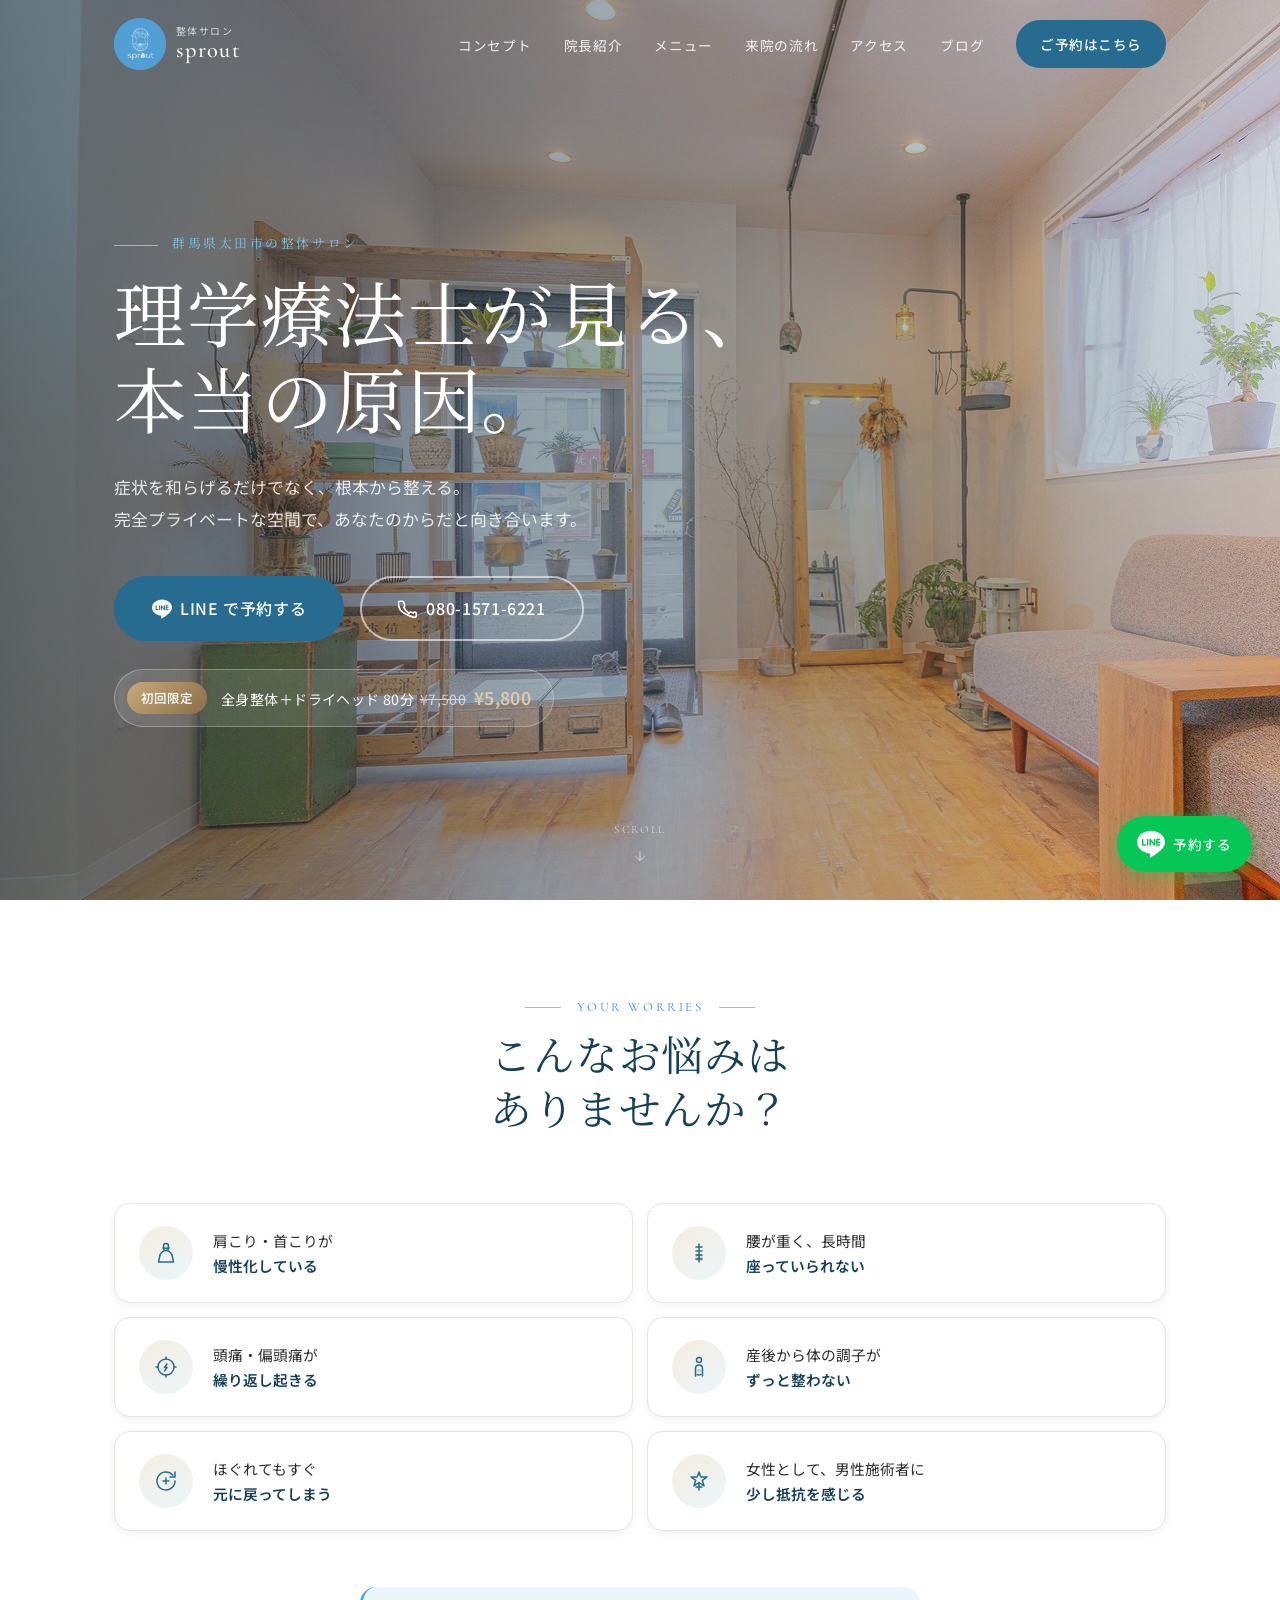
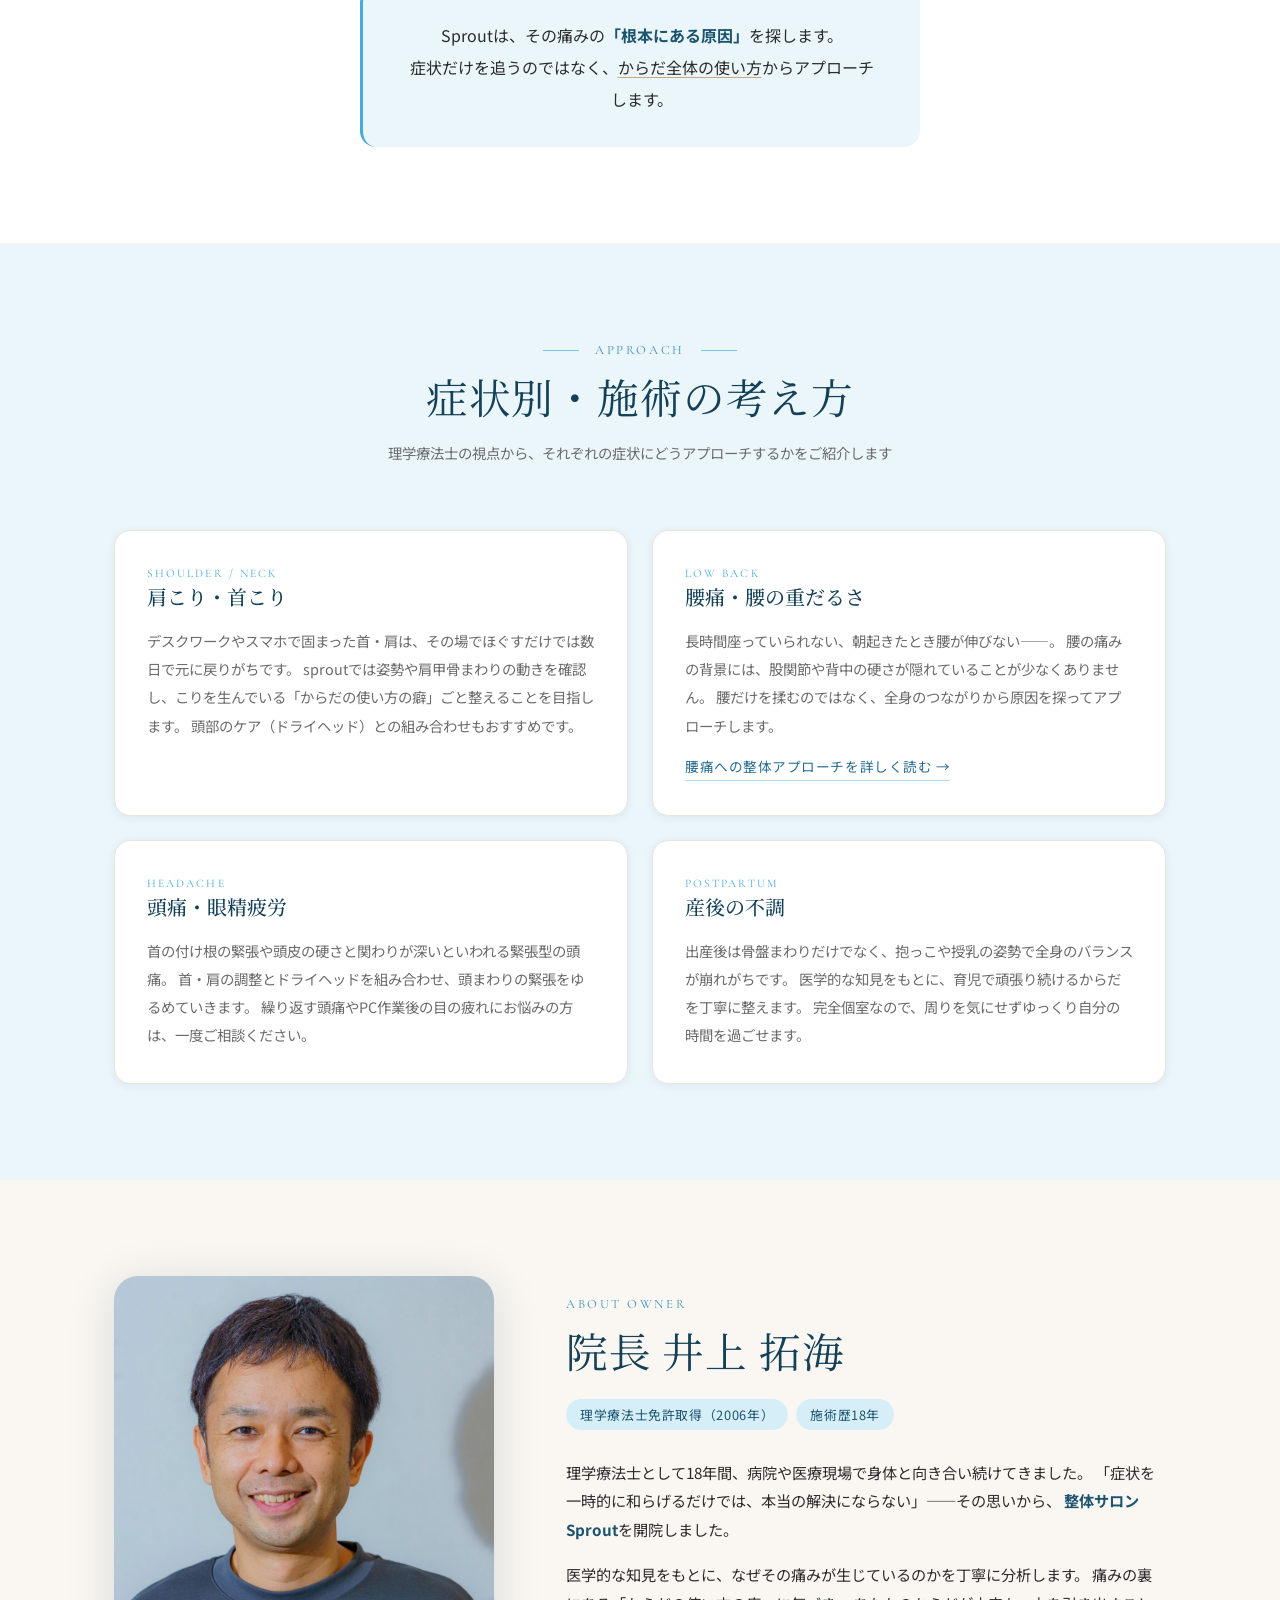
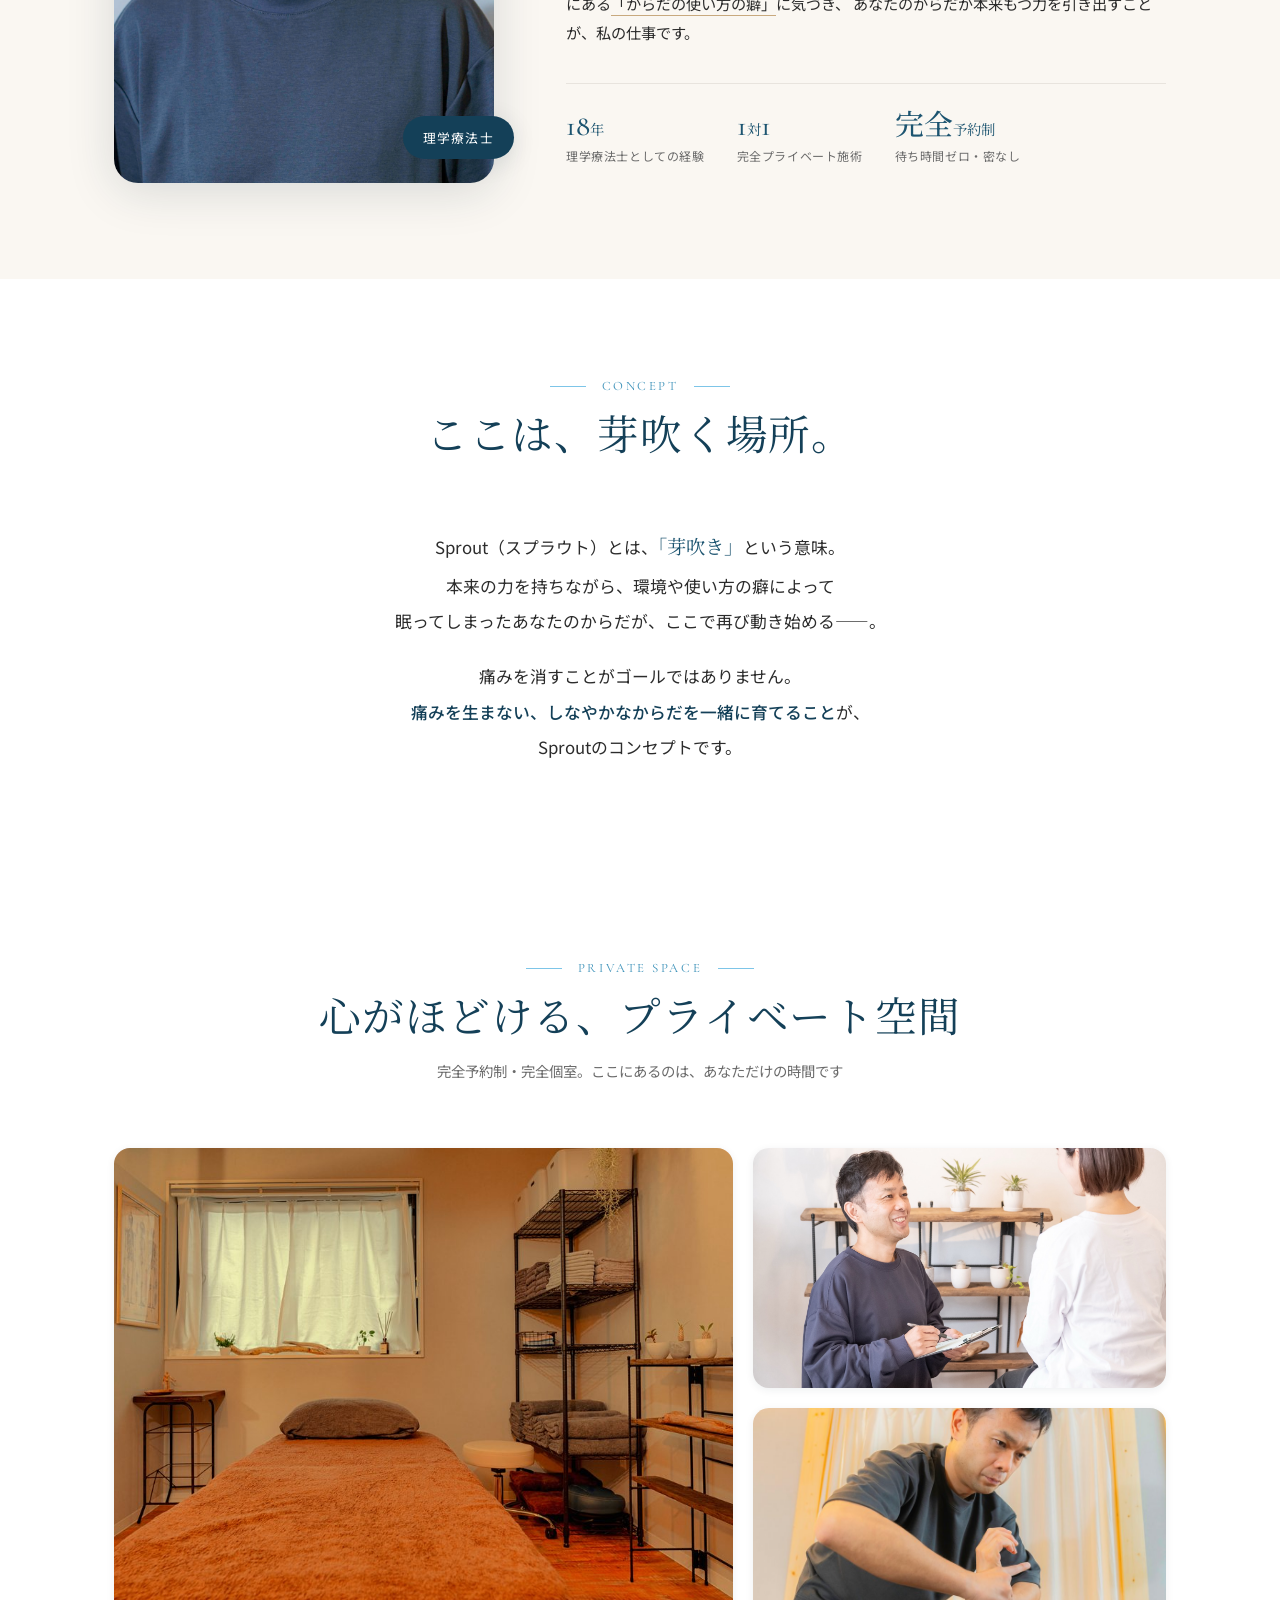
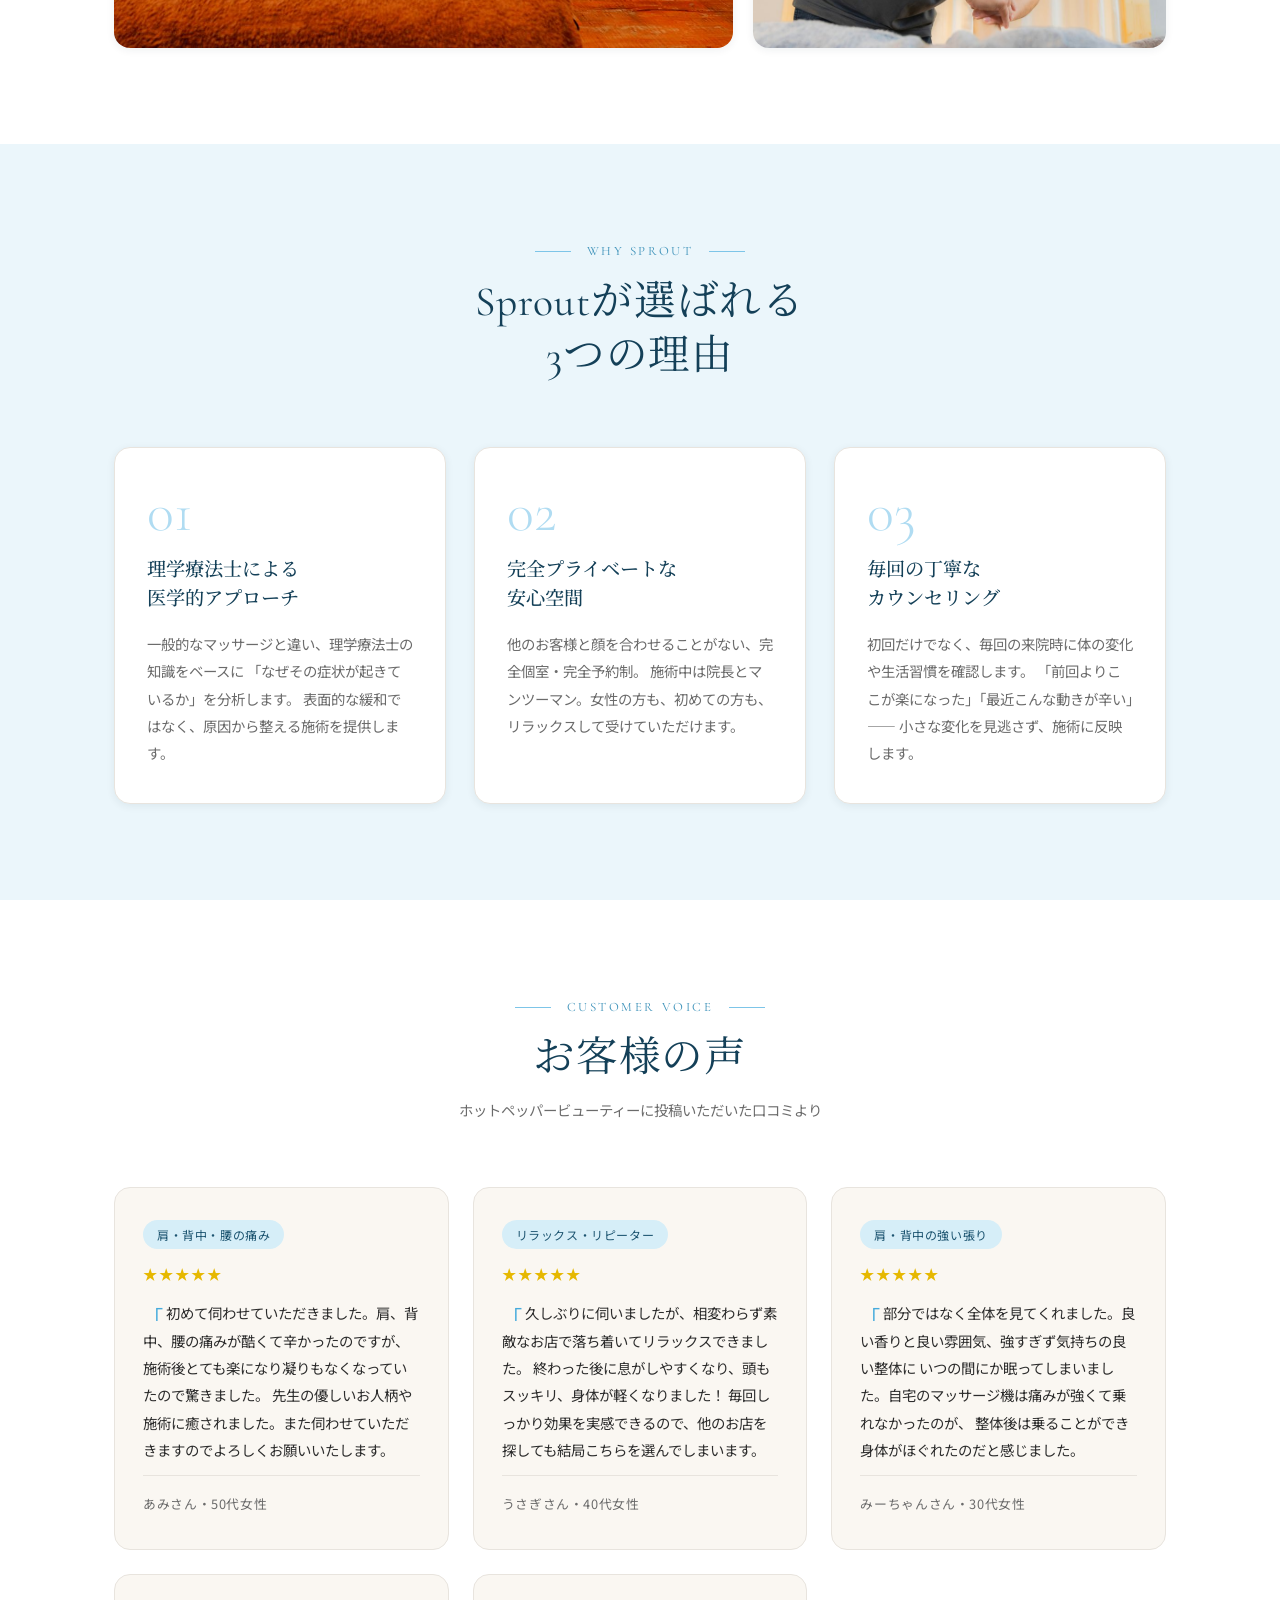
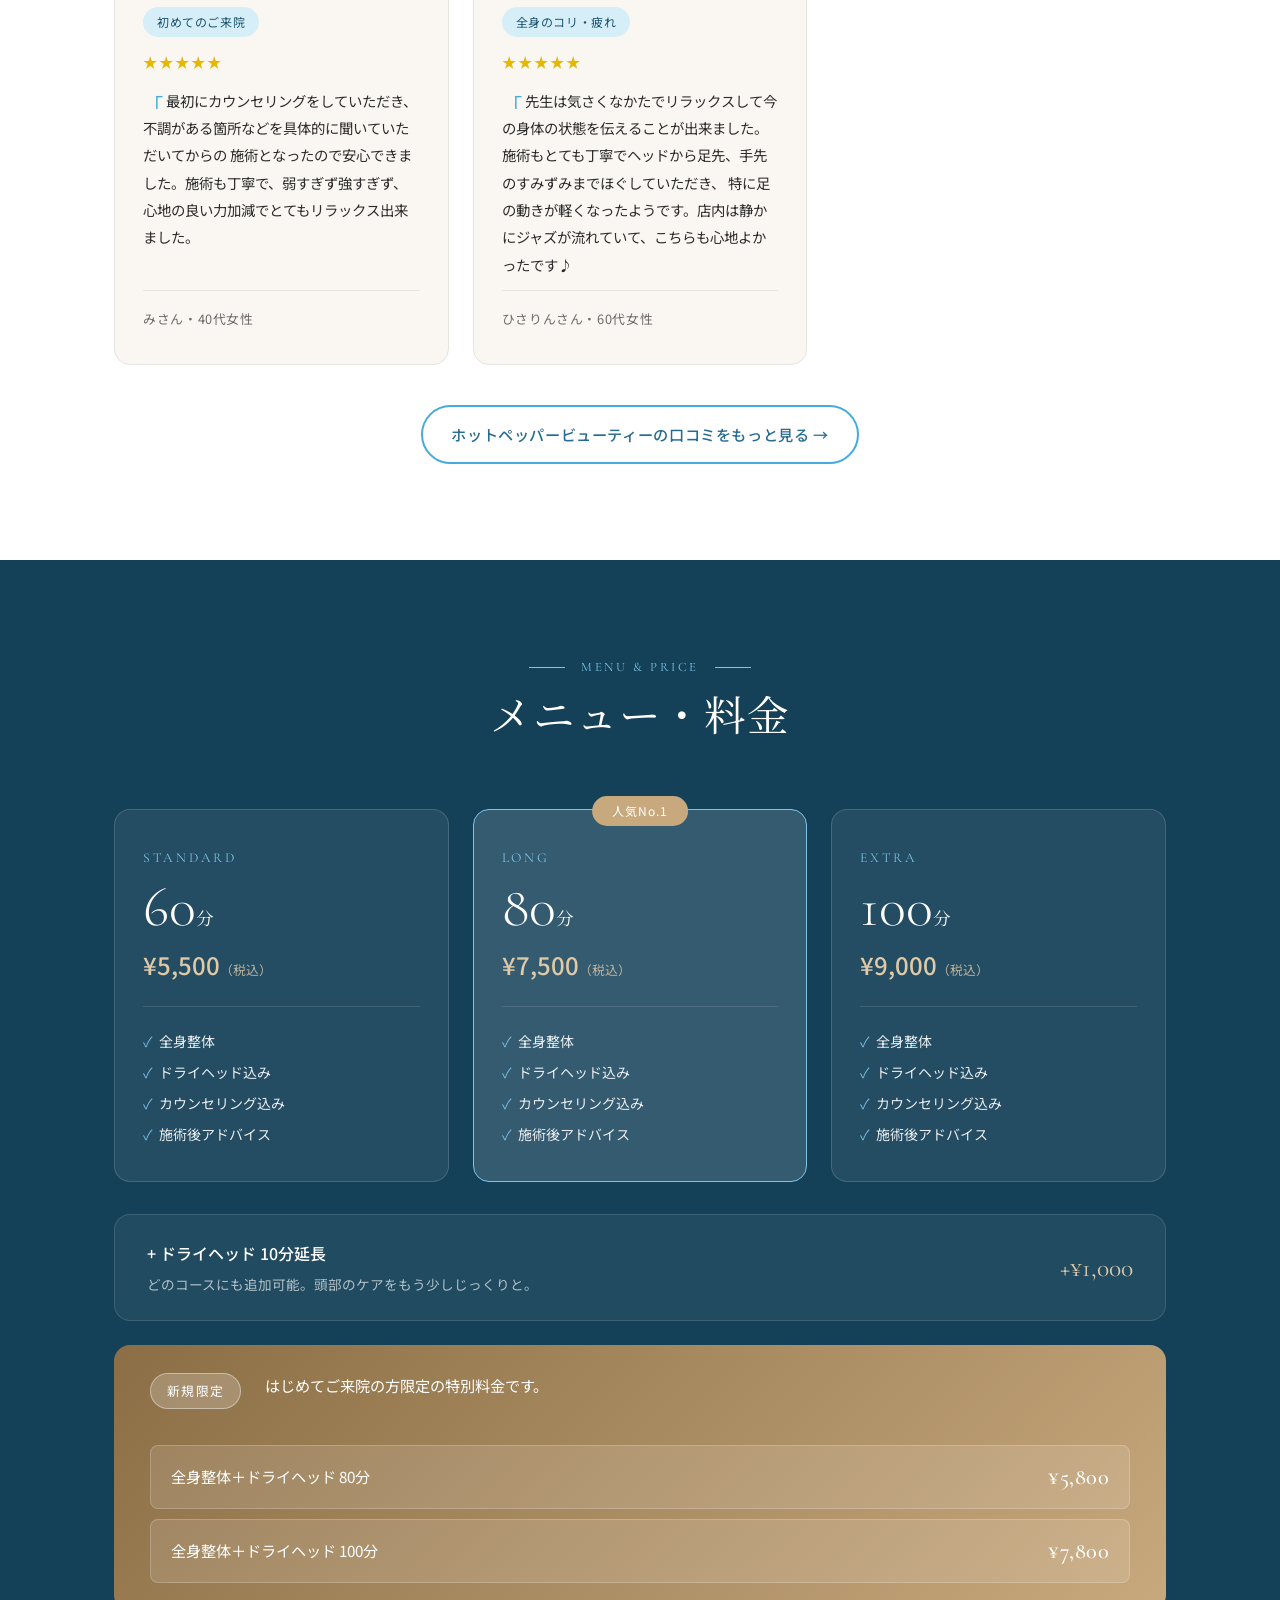
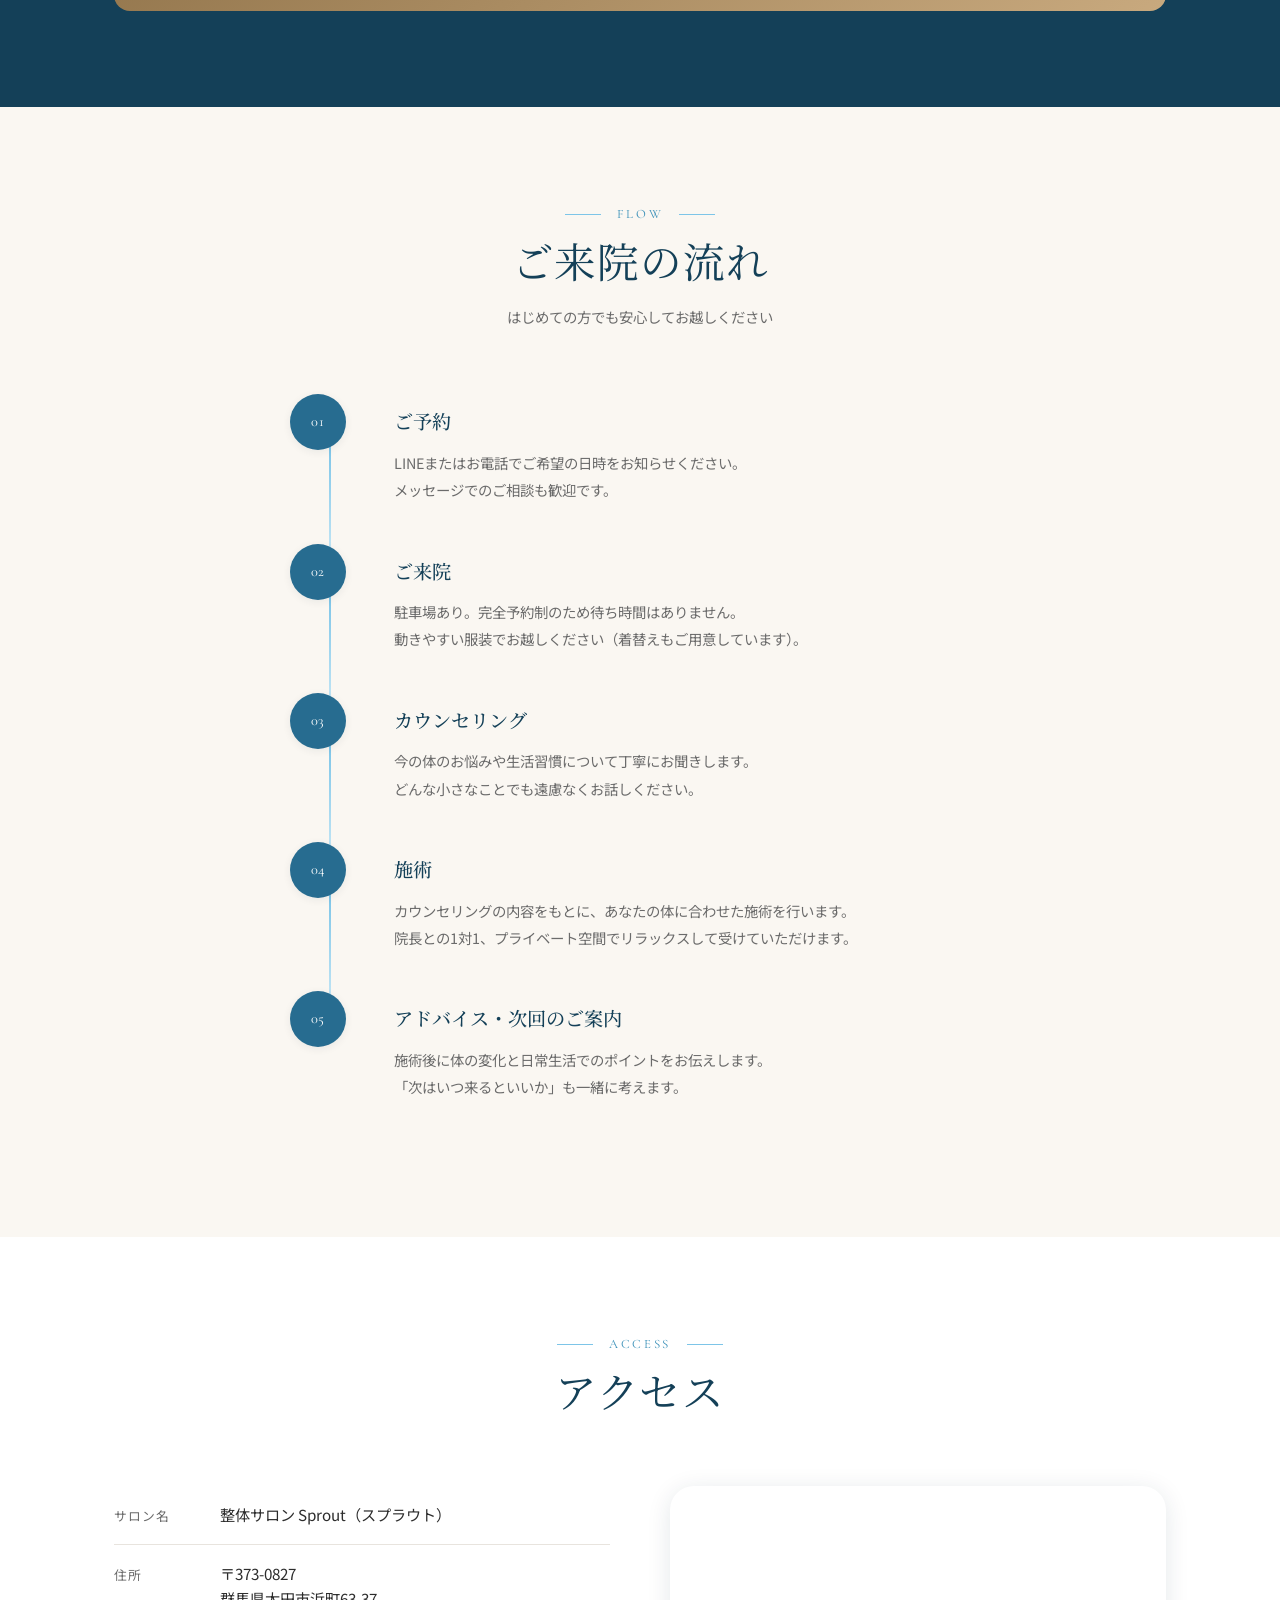
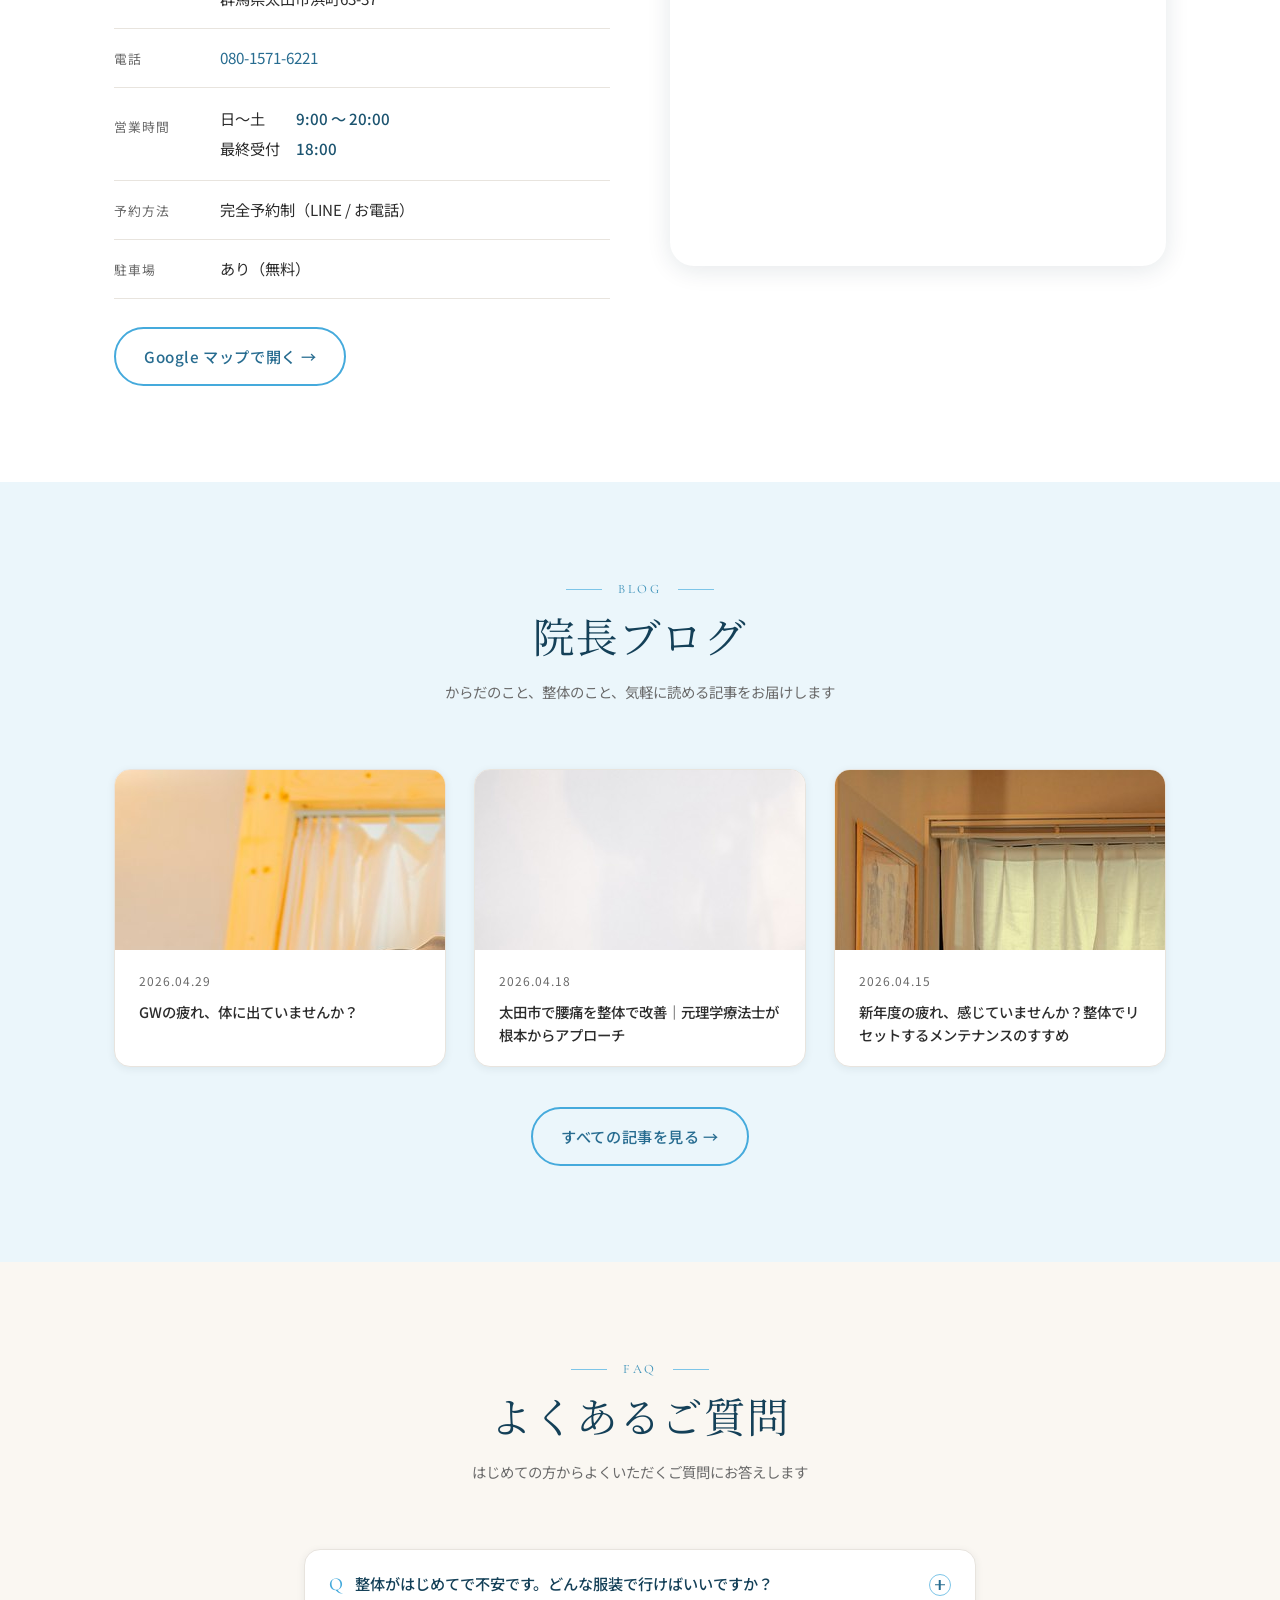
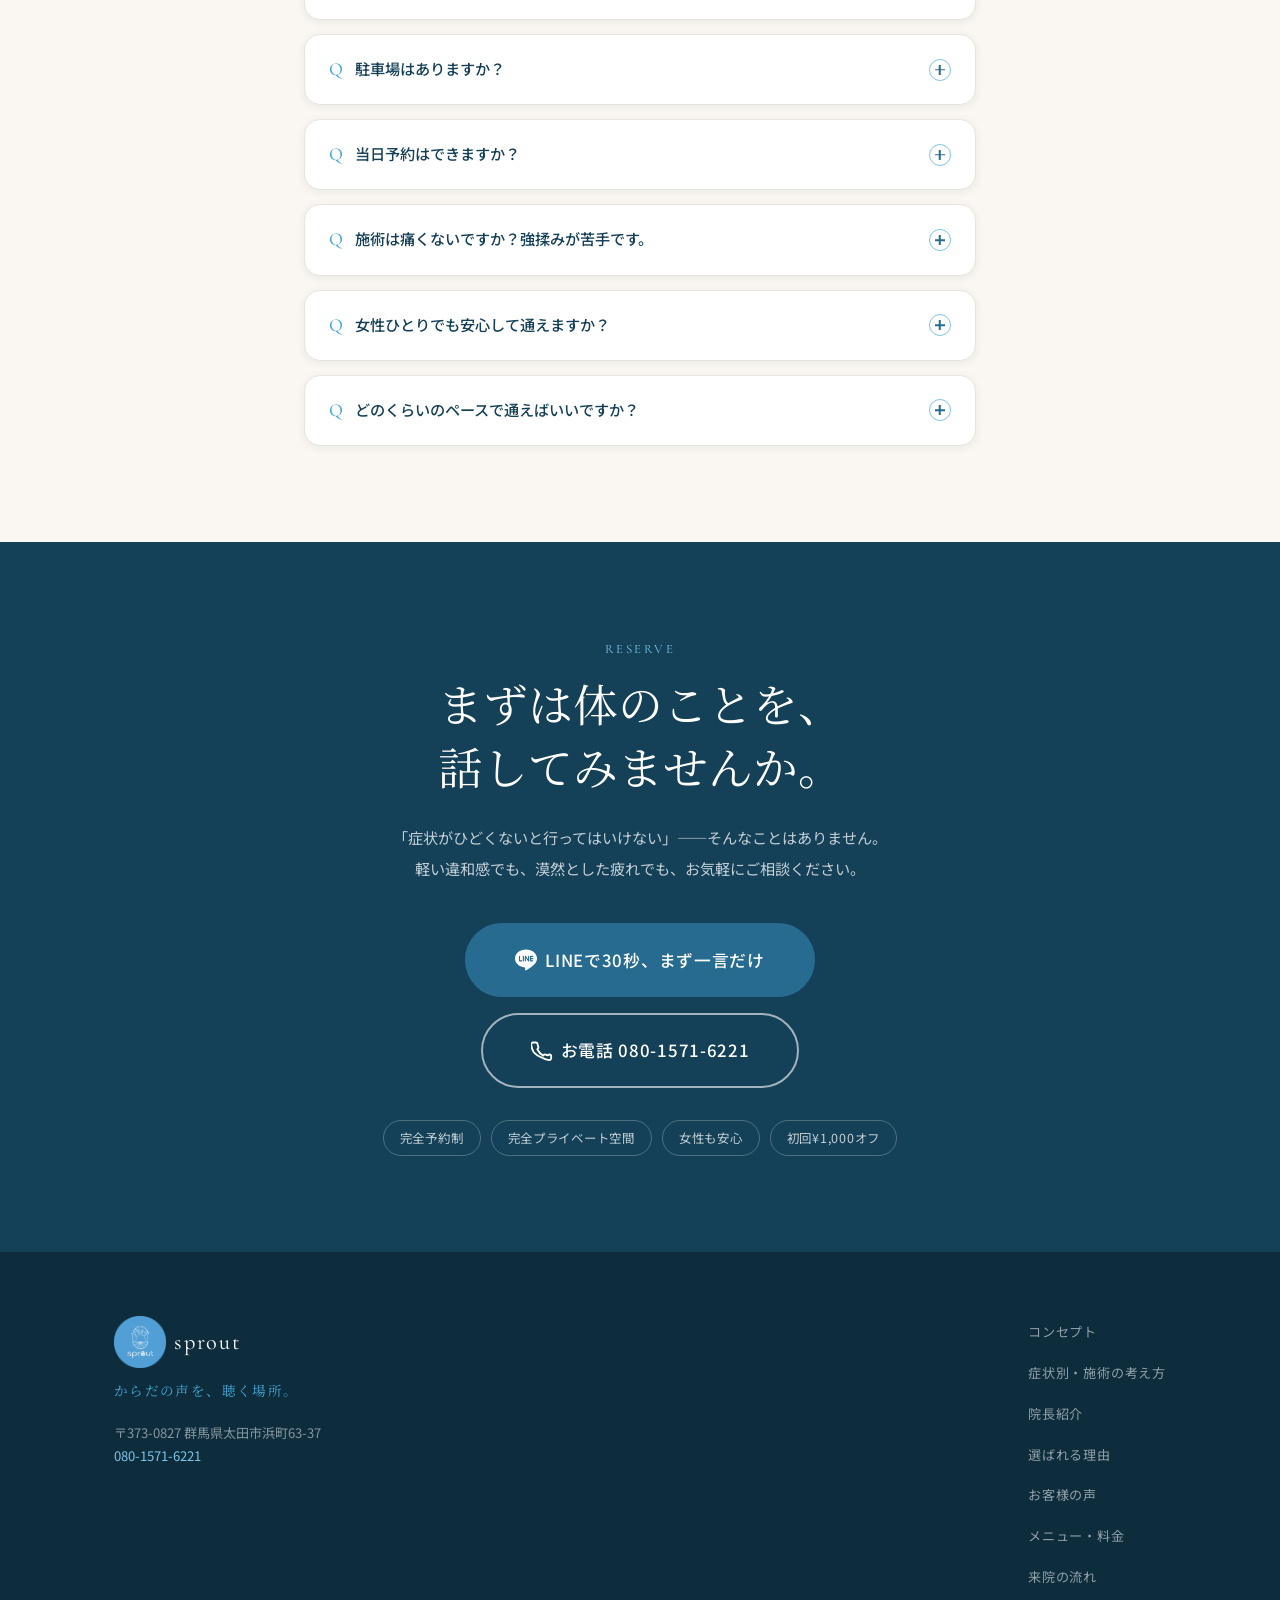
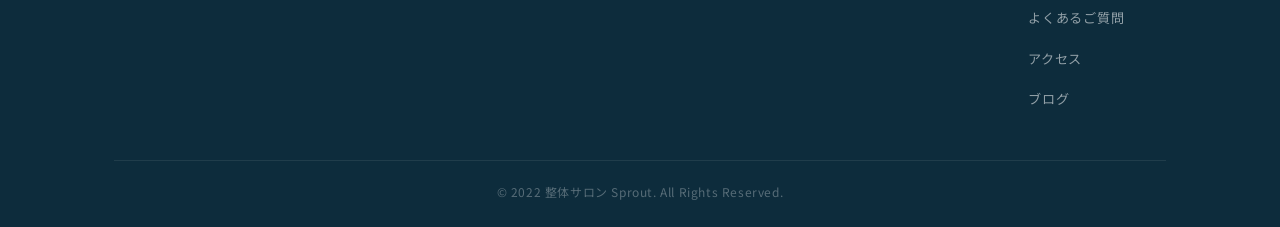
<file: index.html>
<!DOCTYPE html>
<html lang="ja">
<head>
  <meta charset="UTF-8">
  <meta name="viewport" content="width=device-width, initial-scale=1.0">

  <!-- ============================================================
       SEO: Title & Description（エリナ仕様）
       ============================================================ -->
  <title>太田市の整体サロン Sprout（スプラウト）｜理学療法士による整体・ドライヘッド</title>
  <meta name="description" content="群馬県太田市の整体サロンSprout。理学療法士歴18年の院長が肩こり・腰痛・頭痛・産後の不調を根本から整えます。完全予約制・完全個室で女性も安心。無料駐車場あり。新規限定価格80分¥5,800。">
  <link rel="canonical" href="https://seitai-sprout.com/">

  <!-- OGP -->
  <meta property="og:type" content="website">
  <meta property="og:title" content="太田市の整体サロン Sprout｜理学療法士による整体・ドライヘッド">
  <meta property="og:description" content="理学療法士歴18年の院長が肩こり・腰痛・産後の不調を根本から整えます。群馬県太田市、完全予約制・完全個室。">
  <meta property="og:url" content="https://seitai-sprout.com/">
  <meta property="og:image" content="https://seitai-sprout.com/images/ogp.jpg">
  <meta property="og:image:width" content="1200">
  <meta property="og:image:height" content="630">
  <meta property="og:site_name" content="整体サロン Sprout">
  <meta property="og:locale" content="ja_JP">
  <meta name="twitter:card" content="summary_large_image">
  <meta name="twitter:title" content="太田市の整体サロン Sprout｜理学療法士による整体・ドライヘッド">
  <meta name="twitter:description" content="理学療法士歴18年の院長が肩こり・腰痛・産後の不調を根本から整えます。完全予約制・完全個室。">

  <!-- Favicon -->
  <link rel="icon" type="image/png" href="images/logo.png">
  <link rel="apple-touch-icon" href="images/logo.png">

  <!-- LCP対策: ヒーロー画像を最優先で読み込む -->
  <link rel="preload" as="image" href="images/hero.jpg" fetchpriority="high">

  <!-- Schema.org 構造化データ: ローカルビジネス -->
  <script type="application/ld+json">
  {
    "@context": "https://schema.org",
    "@type": "HealthAndBeautyBusiness",
    "@id": "https://seitai-sprout.com/#salon",
    "name": "整体サロン Sprout（スプラウト）",
    "alternateName": "sprout",
    "description": "理学療法士歴18年の院長が肩こり・腰痛・頭痛・産後の不調を根本から整える、群馬県太田市の完全予約制プライベート整体サロン",
    "url": "https://seitai-sprout.com/",
    "telephone": "+81-80-1571-6221",
    "image": "https://seitai-sprout.com/images/ogp.jpg",
    "logo": "https://seitai-sprout.com/images/logo.png",
    "address": {
      "@type": "PostalAddress",
      "streetAddress": "浜町63-37",
      "addressLocality": "太田市",
      "addressRegion": "群馬県",
      "postalCode": "373-0827",
      "addressCountry": "JP"
    },
    "geo": {
      "@type": "GeoCoordinates",
      "latitude": 36.289674,
      "longitude": 139.3644225
    },
    "hasMap": "https://maps.google.com/?q=36.289674,139.3644225",
    "areaServed": {
      "@type": "City",
      "name": "太田市"
    },
    "founder": {
      "@type": "Person",
      "name": "井上 拓海",
      "jobTitle": "理学療法士",
      "url": "https://seitai-sprout.com/about/"
    },
    "sameAs": [
      "http://b.hpr.jp/kr/hp/H000652698",
      "https://lin.ee/uu1mPwV",
      "https://blog.seitai-sprout.com/"
    ],
    "openingHoursSpecification": [
      {
        "@type": "OpeningHoursSpecification",
        "dayOfWeek": ["Sunday","Monday","Tuesday","Wednesday","Thursday","Friday","Saturday"],
        "opens": "09:00",
        "closes": "20:00"
      }
    ],
    "priceRange": "¥5,500〜¥9,000",
    "currenciesAccepted": "JPY",
    "knowsAbout": ["肩こり", "首こり", "腰痛", "頭痛", "眼精疲労", "産後の不調", "全身整体", "ドライヘッドスパ"],
    "hasOfferCatalog": {
      "@type": "OfferCatalog",
      "name": "施術メニュー",
      "itemListElement": [
        {
          "@type": "Offer",
          "name": "Standard 全身整体60分（ドライヘッド込み）",
          "price": "5500",
          "priceCurrency": "JPY"
        },
        {
          "@type": "Offer",
          "name": "Long 全身整体80分（ドライヘッド込み）",
          "price": "7500",
          "priceCurrency": "JPY"
        },
        {
          "@type": "Offer",
          "name": "Extra 全身整体100分（ドライヘッド込み）",
          "price": "9000",
          "priceCurrency": "JPY"
        }
      ]
    }
  }
  </script>

  <!-- Schema.org 構造化データ: FAQ（ページ内FAQセクションと完全一致） -->
  <script type="application/ld+json">
  {
    "@context": "https://schema.org",
    "@type": "FAQPage",
    "mainEntity": [
      {
        "@type": "Question",
        "name": "整体がはじめてで不安です。どんな服装で行けばいいですか？",
        "acceptedAnswer": {
          "@type": "Answer",
          "text": "動きやすい服装であればそのままで大丈夫です。お仕事帰りなどの場合は、お着替えも無料でご用意していますのでご安心ください。施術前のカウンセリングで分からないことは何でもお聞きいただけます。"
        }
      },
      {
        "@type": "Question",
        "name": "駐車場はありますか？",
        "acceptedAnswer": {
          "@type": "Answer",
          "text": "はい、無料駐車場がございます。お車でそのままお越しください。太田市内はもちろん、近隣の市町村からもお越しいただいています。"
        }
      },
      {
        "@type": "Question",
        "name": "当日予約はできますか？",
        "acceptedAnswer": {
          "@type": "Answer",
          "text": "空きがあれば当日のご予約も可能です。LINEまたはお電話でご希望の時間をお知らせください。完全予約制のため、確実にご希望の時間を押さえたい場合はお早めのご連絡がおすすめです。"
        }
      },
      {
        "@type": "Question",
        "name": "施術は痛くないですか？強揉みが苦手です。",
        "acceptedAnswer": {
          "@type": "Answer",
          "text": "強い力でグイグイ押す施術ではありません。理学療法士の知識をもとに、強すぎず心地よい圧で全身を整えます。力加減はいつでも遠慮なくお伝えください。"
        }
      },
      {
        "@type": "Question",
        "name": "女性ひとりでも安心して通えますか？",
        "acceptedAnswer": {
          "@type": "Answer",
          "text": "はい。完全予約制・完全個室のため、他のお客様と顔を合わせることはありません。実際にお客様の多くは女性で、30代から60代まで幅広い世代の方に通っていただいています。"
        }
      },
      {
        "@type": "Question",
        "name": "どのくらいのペースで通えばいいですか？",
        "acceptedAnswer": {
          "@type": "Answer",
          "text": "お体の状態によって異なるため、施術後にあなたに合ったペースをご提案します。無理に通院を勧めることはありません。"
        }
      }
    ]
  }
  </script>

  <!-- Google Analytics -->
  <script async src="https://www.googletagmanager.com/gtag/js?id=G-YCEWCBF01L"></script>
  <script>
    window.dataLayer = window.dataLayer || [];
    function gtag(){dataLayer.push(arguments);}
    gtag('js', new Date());
    gtag('config', 'G-YCEWCBF01L');
  </script>

  <!-- Fonts -->
  <link rel="preconnect" href="https://fonts.googleapis.com">
  <link rel="preconnect" href="https://fonts.gstatic.com" crossorigin>
  <link href="https://fonts.googleapis.com/css2?family=Cormorant+Garamond:ital,wght@0,300;0,400;0,500;0,600;1,300;1,400&family=Noto+Sans+JP:wght@300;400;500&family=Noto+Serif+JP:wght@400;500;600&display=swap" rel="stylesheet">

  <link rel="stylesheet" href="css/style.css?v=7">
</head>
<body>

  <!-- ============================================================
       HEADER
       ============================================================ -->
  <header class="header" id="header">
    <div class="header__inner">
      <a href="#" class="header__logo" aria-label="整体サロン Sprout トップへ">
        <!-- ロゴ画像版（logo.png を images/ に配置後に有効化） -->
        <img src="images/logo.png" alt="整体サロン Sprout" class="header__logo-img" width="52" height="52">
        <span class="header__logo-texts">
          <span class="header__logo-sub">整体サロン</span>
          <span class="header__logo-text">sprout</span>
        </span>
      </a>
      <nav class="header__nav" id="nav" aria-label="メインナビゲーション">
        <ul class="header__nav-list">
          <li><a href="#concept">コンセプト</a></li>
          <li><a href="about/">院長紹介</a></li>
          <li><a href="#menu">メニュー</a></li>
          <li><a href="#flow">来院の流れ</a></li>
          <li><a href="#access">アクセス</a></li>
          <li><a href="#blog">ブログ</a></li>
        </ul>
      </nav>
      <a href="#reserve" class="btn btn--primary header__cta">ご予約はこちら</a>
      <button class="header__burger" id="burger" aria-label="メニューを開く" aria-expanded="false">
        <span></span><span></span><span></span>
      </button>
    </div>
  </header>

  <main>

    <!-- ============================================================
         HERO
         ============================================================ -->
    <section class="hero" id="hero">
      <div class="hero__bg" style="background-image: url('images/hero.jpg');">
        <div class="hero__overlay"></div>
      </div>
      <div class="hero__content fade-in">
        <p class="hero__label">群馬県太田市の整体サロン</p>
        <h1 class="hero__title">
          理学療法士が見る、<br>本当の原因。
        </h1>
        <p class="hero__sub">
          症状を和らげるだけでなく、根本から整える。<br>
          完全プライベートな空間で、あなたのからだと向き合います。
        </p>
        <div class="hero__actions">
          <a href="https://lin.ee/uu1mPwV" class="btn btn--primary btn--lg" target="_blank" rel="noopener">
            <svg viewBox="0 0 24 24" fill="currentColor" width="20" height="20" aria-hidden="true"><path d="M19.365 9.863c.349 0 .63.285.63.631 0 .345-.281.63-.63.63H17.61v1.125h1.755c.349 0 .63.283.63.63 0 .344-.281.629-.63.629h-2.386c-.345 0-.627-.285-.627-.629V8.108c0-.345.282-.63.627-.63h2.386c.349 0 .63.285.63.63 0 .349-.281.63-.63.63H17.61v1.125h1.755zm-3.855 3.016c0 .27-.174.51-.432.596-.064.021-.133.031-.199.031-.211 0-.391-.09-.51-.25l-2.443-3.317v2.94c0 .344-.279.629-.631.629-.346 0-.626-.285-.626-.629V8.108c0-.27.173-.51.43-.595.06-.023.136-.033.194-.033.195 0 .375.104.495.254l2.462 3.33V8.108c0-.345.282-.63.63-.63.345 0 .63.285.63.63v4.771zm-5.741 0c0 .344-.282.629-.631.629-.345 0-.627-.285-.627-.629V8.108c0-.345.282-.63.627-.63.349 0 .631.285.631.63v4.771zm-2.466.629H4.917c-.345 0-.63-.285-.63-.629V8.108c0-.345.285-.63.63-.63.348 0 .63.285.63.63v4.141h1.756c.348 0 .629.283.629.63 0 .344-.281.629-.629.629M24 10.314C24 4.943 18.615.572 12 .572S0 4.943 0 10.314c0 4.811 4.27 8.842 10.035 9.608.391.082.923.258 1.058.59.12.301.079.766.038 1.08l-.164 1.02c-.045.301-.24 1.186 1.049.645 1.291-.539 6.916-4.070 9.436-6.975C23.176 14.393 24 12.458 24 10.314"/></svg>
            LINE で予約する
          </a>
          <a href="tel:080-1571-6221" class="btn btn--outline btn--lg">
            <svg viewBox="0 0 24 24" fill="none" stroke="currentColor" stroke-width="2" width="20" height="20" aria-hidden="true"><path d="M22 16.92v3a2 2 0 01-2.18 2 19.79 19.79 0 01-8.63-3.07A19.5 19.5 0 013.07 13.5 19.79 19.79 0 01.22 4.9 2 2 0 012.2 2.73h3a2 2 0 012 1.72c.127.96.361 1.903.7 2.81a2 2 0 01-.45 2.11L6.91 10.09A16 16 0 0013.09 17l.59-.59a2 2 0 012.11-.45c.907.339 1.85.573 2.81.7A2 2 0 0122 16.92z"/></svg>
            080-1571-6221
          </a>
        </div>
        <a href="#menu" class="hero__offer">
          <span class="hero__offer-label">初回限定</span>
          <span class="hero__offer-text">全身整体＋ドライヘッド 80分 <s>¥7,500</s> <strong>¥5,800</strong></span>
        </a>
      </div>
      <a href="#worries" class="hero__scroll" aria-label="下へスクロール">
        <span>Scroll</span>
        <svg viewBox="0 0 24 24" fill="none" stroke="currentColor" stroke-width="1.5" width="16" height="16"><path d="M12 5v14M5 12l7 7 7-7"/></svg>
      </a>
    </section>

    <!-- ============================================================
         WORRIES（お悩み共感）
         ============================================================ -->
    <section class="worries section" id="worries">
      <div class="container">
        <div class="section-head reveal">
          <span class="section-label">Your Worries</span>
          <h2 class="section-title">こんなお悩みは<br>ありませんか？</h2>
        </div>
        <ul class="worries__list">
          <!-- 肩こり・首こり -->
          <li class="worries__item reveal">
            <div class="worries__icon-wrap">
              <svg viewBox="0 0 24 24" xmlns="http://www.w3.org/2000/svg">
                <circle cx="12" cy="5" r="2.5"/>
                <path d="M6 14c1.5-3 3.3-4.5 6-4.5s4.5 1.5 6 4.5"/>
                <path d="M6 14l-1.5 7h15L18 14"/>
                <path d="M10.2 8.8 9 6.8M13.8 8.8 15 6.8"/>
              </svg>
            </div>
            <span class="worries__text">肩こり・首こりが<br><strong>慢性化している</strong></span>
          </li>
          <!-- 腰痛 -->
          <li class="worries__item reveal">
            <div class="worries__icon-wrap">
              <svg viewBox="0 0 24 24" xmlns="http://www.w3.org/2000/svg">
                <line x1="12" y1="3" x2="12" y2="21"/>
                <path d="M9 6h6M9 10h6M9 14h6M9 18h6"/>
                <rect x="8.5" y="13" width="7" height="7" rx="1.5" fill="currentColor" opacity="0.15" stroke="none"/>
              </svg>
            </div>
            <span class="worries__text">腰が重く、長時間<br><strong>座っていられない</strong></span>
          </li>
          <!-- 頭痛 -->
          <li class="worries__item reveal">
            <div class="worries__icon-wrap">
              <svg viewBox="0 0 24 24" xmlns="http://www.w3.org/2000/svg">
                <circle cx="12" cy="12" r="8"/>
                <path d="M12 4V2M12 22v-2M4 12H2M22 12h-2"/>
                <path d="M13 9l-2.5 3.5H13L10.5 16"/>
              </svg>
            </div>
            <span class="worries__text">頭痛・偏頭痛が<br><strong>繰り返し起きる</strong></span>
          </li>
          <!-- 産後 -->
          <li class="worries__item reveal">
            <div class="worries__icon-wrap">
              <svg viewBox="0 0 24 24" xmlns="http://www.w3.org/2000/svg">
                <circle cx="12" cy="5" r="2.5"/>
                <path d="M8.5 21v-7.5c0-2 1.5-3.5 3.5-3.5s3.5 1.5 3.5 3.5V21"/>
                <ellipse cx="12" cy="15.5" rx="2.5" ry="1.8" fill="currentColor" opacity="0.18" stroke="none"/>
                <path d="M10 19.5c.6.4 1.3.5 2 .5s1.4-.1 2-.5"/>
              </svg>
            </div>
            <span class="worries__text">産後から体の調子が<br><strong>ずっと整わない</strong></span>
          </li>
          <!-- マッサージ効果が続かない -->
          <li class="worries__item reveal">
            <div class="worries__icon-wrap">
              <svg viewBox="0 0 24 24" xmlns="http://www.w3.org/2000/svg">
                <path d="M21 12a9 9 0 1 1-2.2-5.9"/>
                <path d="M21 3v5h-5"/>
                <path d="M9 12h6M12 9v6"/>
              </svg>
            </div>
            <span class="worries__text">ほぐれてもすぐ<br><strong>元に戻ってしまう</strong></span>
          </li>
          <!-- 女性として -->
          <li class="worries__item reveal">
            <div class="worries__icon-wrap">
              <svg viewBox="0 0 24 24" xmlns="http://www.w3.org/2000/svg">
                <path d="M12 3l1.8 5H20l-4.7 3.4 1.8 5.5L12 13.5l-5.1 3.4 1.8-5.5L4 8h6.2z"/>
                <path d="M12 13.5V21M9 18h6"/>
              </svg>
            </div>
            <span class="worries__text">女性として、男性施術者に<br><strong>少し抵抗を感じる</strong></span>
          </li>
        </ul>
        <div class="worries__answer reveal">
          <p>Sproutは、その痛みの<strong>「根本にある原因」</strong>を探します。<br>
          症状だけを追うのではなく、<em>からだ全体の使い方</em>からアプローチします。</p>
        </div>
      </div>
    </section>

    <!-- ============================================================
         SYMPTOMS（症状別・施術の考え方）
         ============================================================ -->
    <section class="symptoms section section--sage-light" id="symptoms">
      <div class="container">
        <div class="section-head reveal">
          <span class="section-label">Approach</span>
          <h2 class="section-title">症状別・施術の考え方</h2>
          <p class="section-sub">理学療法士の視点から、それぞれの症状にどうアプローチするかをご紹介します</p>
        </div>
        <div class="symptoms__grid">
          <article class="symptoms__card reveal">
            <h3 class="symptoms__title"><span class="symptoms__en">Shoulder / Neck</span>肩こり・首こり</h3>
            <p class="symptoms__text">
              デスクワークやスマホで固まった首・肩は、その場でほぐすだけでは数日で元に戻りがちです。
              sproutでは姿勢や肩甲骨まわりの動きを確認し、こりを生んでいる「からだの使い方の癖」ごと整えることを目指します。
              頭部のケア（ドライヘッド）との組み合わせもおすすめです。
            </p>
          </article>
          <article class="symptoms__card reveal">
            <h3 class="symptoms__title"><span class="symptoms__en">Low Back</span>腰痛・腰の重だるさ</h3>
            <p class="symptoms__text">
              長時間座っていられない、朝起きたとき腰が伸びない——。
              腰の痛みの背景には、股関節や背中の硬さが隠れていることが少なくありません。
              腰だけを揉むのではなく、全身のつながりから原因を探ってアプローチします。
            </p>
            <a href="https://blog.seitai-sprout.com/ota-lumbago-seitai/" class="symptoms__link" target="_blank" rel="noopener">腰痛への整体アプローチを詳しく読む →</a>
          </article>
          <article class="symptoms__card reveal">
            <h3 class="symptoms__title"><span class="symptoms__en">Headache</span>頭痛・眼精疲労</h3>
            <p class="symptoms__text">
              首の付け根の緊張や頭皮の硬さと関わりが深いといわれる緊張型の頭痛。
              首・肩の調整とドライヘッドを組み合わせ、頭まわりの緊張をゆるめていきます。
              繰り返す頭痛やPC作業後の目の疲れにお悩みの方は、一度ご相談ください。
            </p>
          </article>
          <article class="symptoms__card reveal">
            <h3 class="symptoms__title"><span class="symptoms__en">Postpartum</span>産後の不調</h3>
            <p class="symptoms__text">
              出産後は骨盤まわりだけでなく、抱っこや授乳の姿勢で全身のバランスが崩れがちです。
              医学的な知見をもとに、育児で頑張り続けるからだを丁寧に整えます。
              完全個室なので、周りを気にせずゆっくり自分の時間を過ごせます。
            </p>
          </article>
        </div>
      </div>
    </section>

    <!-- ============================================================
         OWNER（院長紹介）
         ============================================================ -->
    <section class="owner section section--cream" id="owner">
      <div class="container">
        <div class="owner__inner">
          <div class="owner__photo reveal">
            <!-- 院長の顔写真を以下の div に background-image として設定してください -->
            <!-- 例: style="background-image: url('images/owner.jpg')" -->
            <img src="images/owner_headshot1.jpg" alt="太田市の整体サロン Sprout 院長・理学療法士 井上拓海" class="owner__real-photo" loading="lazy" decoding="async">
            <div class="owner__badge">
              <span>理学療法士</span>
            </div>
          </div>
          <div class="owner__content reveal">
            <span class="section-label">About Owner</span>
            <h2 class="section-title owner__title">院長 井上 拓海</h2>
            <div class="owner__credential">
              <span class="tag">理学療法士免許取得（2006年）</span>
              <span class="tag">施術歴18年</span>
            </div>
            <div class="owner__text">
              <p>
                理学療法士として18年間、病院や医療現場で身体と向き合い続けてきました。
                「症状を一時的に和らげるだけでは、本当の解決にならない」——その思いから、
                <strong>整体サロン Sprout</strong>を開院しました。
              </p>
              <p>
                医学的な知見をもとに、なぜその痛みが生じているのかを丁寧に分析します。
                痛みの裏にある<em>「からだの使い方の癖」</em>に気づき、
                あなたのからだが本来もつ力を引き出すことが、私の仕事です。
              </p>
            </div>
            <div class="owner__stats">
              <div class="owner__stat">
                <span class="owner__stat-num">18<small>年</small></span>
                <span class="owner__stat-label">理学療法士としての経験</span>
              </div>
              <div class="owner__stat">
                <span class="owner__stat-num">1<small>対</small>1</span>
                <span class="owner__stat-label">完全プライベート施術</span>
              </div>
              <div class="owner__stat">
                <span class="owner__stat-num">完全<small>予約制</small></span>
                <span class="owner__stat-label">待ち時間ゼロ・密なし</span>
              </div>
            </div>
          </div>
        </div>
      </div>
    </section>

    <!-- ============================================================
         CONCEPT（コンセプト）
         ============================================================ -->
    <section class="concept section" id="concept">
      <div class="container container--narrow">
        <div class="section-head reveal">
          <span class="section-label">Concept</span>
          <h2 class="section-title">ここは、芽吹く場所。</h2>
        </div>
        <div class="concept__body reveal">
          <p>
            Sprout（スプラウト）とは、<em>「芽吹き」</em>という意味。<br>
            本来の力を持ちながら、環境や使い方の癖によって<br>
            眠ってしまったあなたのからだが、ここで再び動き始める——。
          </p>
          <p>
            痛みを消すことがゴールではありません。<br>
            <strong>痛みを生まない、しなやかなからだを一緒に育てること</strong>が、<br>
            Sproutのコンセプトです。
          </p>
        </div>
      </div>
    </section>

    <!-- ============================================================
         SPACE（プライベート空間ギャラリー）
         ============================================================ -->
    <section class="space section" id="space">
      <div class="container">
        <div class="section-head reveal">
          <span class="section-label">Private Space</span>
          <h2 class="section-title">心がほどける、<br class="sp-only">プライベート空間</h2>
          <p class="section-sub">完全予約制・完全個室。ここにあるのは、あなただけの時間です</p>
        </div>
        <div class="space__grid">
          <figure class="space__item space__item--main reveal">
            <img src="images/room.jpg" alt="整体サロンSprout（群馬県太田市）の落ち着いた完全個室の施術ルーム" loading="lazy" decoding="async">
          </figure>
          <figure class="space__item reveal">
            <img src="images/counseling.jpg" alt="太田市の整体サロンSproutで行う丁寧なカウンセリングの様子" loading="lazy" decoding="async">
          </figure>
          <figure class="space__item reveal">
            <img src="images/treatment.jpg" alt="理学療法士による全身整体の施術風景" loading="lazy" decoding="async">
          </figure>
        </div>
      </div>
    </section>

    <!-- ============================================================
         WHY SPROUT（選ばれる理由）
         ============================================================ -->
    <section class="why section section--sage-light" id="why">
      <div class="container">
        <div class="section-head reveal">
          <span class="section-label">Why Sprout</span>
          <h2 class="section-title">Sproutが選ばれる<br>3つの理由</h2>
        </div>
        <div class="why__grid">
          <div class="why__card reveal">
            <div class="why__num">01</div>
            <h3 class="why__title">理学療法士による<br>医学的アプローチ</h3>
            <p class="why__text">
              一般的なマッサージと違い、理学療法士の知識をベースに
              「なぜその症状が起きているか」を分析します。
              表面的な緩和ではなく、原因から整える施術を提供します。
            </p>
          </div>
          <div class="why__card reveal">
            <div class="why__num">02</div>
            <h3 class="why__title">完全プライベートな<br>安心空間</h3>
            <p class="why__text">
              他のお客様と顔を合わせることがない、完全個室・完全予約制。
              施術中は院長とマンツーマン。女性の方も、初めての方も、
              リラックスして受けていただけます。
            </p>
          </div>
          <div class="why__card reveal">
            <div class="why__num">03</div>
            <h3 class="why__title">毎回の丁寧な<br>カウンセリング</h3>
            <p class="why__text">
              初回だけでなく、毎回の来院時に体の変化や生活習慣を確認します。
              「前回よりここが楽になった」「最近こんな動きが辛い」——
              小さな変化を見逃さず、施術に反映します。
            </p>
          </div>
        </div>
      </div>
    </section>

    <!-- ============================================================
         VOICE（お客様の声）
         ============================================================ -->
    <section class="voice section" id="voice">
      <div class="container">
        <div class="section-head reveal">
          <span class="section-label">Customer Voice</span>
          <h2 class="section-title">お客様の声</h2>
          <p class="section-sub">ホットペッパービューティーに投稿いただいた口コミより</p>
        </div>
        <div class="voice__grid">
          <article class="voice__card reveal">
            <div class="voice__tag">肩・背中・腰の痛み</div>
            <div class="voice__stars" aria-label="評価：5つ星">★★★★★</div>
            <blockquote class="voice__text">
              初めて伺わせていただきました。肩、背中、腰の痛みが酷くて辛かったのですが、
              施術後とても楽になり凝りもなくなっていたので驚きました。
              先生の優しいお人柄や施術に癒されました。また伺わせていただきますのでよろしくお願いいたします。
            </blockquote>
            <footer class="voice__footer">
              <span class="voice__author">あみさん・50代女性</span>
            </footer>
          </article>
          <article class="voice__card reveal">
            <div class="voice__tag">リラックス・リピーター</div>
            <div class="voice__stars" aria-label="評価：5つ星">★★★★★</div>
            <blockquote class="voice__text">
              久しぶりに伺いましたが、相変わらず素敵なお店で落ち着いてリラックスできました。
              終わった後に息がしやすくなり、頭もスッキリ、身体が軽くなりました！
              毎回しっかり効果を実感できるので、他のお店を探しても結局こちらを選んでしまいます。
            </blockquote>
            <footer class="voice__footer">
              <span class="voice__author">うさぎさん・40代女性</span>
            </footer>
          </article>
          <article class="voice__card reveal">
            <div class="voice__tag">肩・背中の強い張り</div>
            <div class="voice__stars" aria-label="評価：5つ星">★★★★★</div>
            <blockquote class="voice__text">
              部分ではなく全体を見てくれました。良い香りと良い雰囲気、強すぎず気持ちの良い整体に
              いつの間にか眠ってしまいました。自宅のマッサージ機は痛みが強くて乗れなかったのが、
              整体後は乗ることができ身体がほぐれたのだと感じました。
            </blockquote>
            <footer class="voice__footer">
              <span class="voice__author">みーちゃんさん・30代女性</span>
            </footer>
          </article>
          <article class="voice__card reveal">
            <div class="voice__tag">初めてのご来院</div>
            <div class="voice__stars" aria-label="評価：5つ星">★★★★★</div>
            <blockquote class="voice__text">
              最初にカウンセリングをしていただき、不調がある箇所などを具体的に聞いていただいてからの
              施術となったので安心できました。施術も丁寧で、弱すぎず強すぎず、
              心地の良い力加減でとてもリラックス出来ました。
            </blockquote>
            <footer class="voice__footer">
              <span class="voice__author">みさん・40代女性</span>
            </footer>
          </article>
          <article class="voice__card reveal">
            <div class="voice__tag">全身のコリ・疲れ</div>
            <div class="voice__stars" aria-label="評価：5つ星">★★★★★</div>
            <blockquote class="voice__text">
              先生は気さくなかたでリラックスして今の身体の状態を伝えることが出来ました。
              施術もとても丁寧でヘッドから足先、手先のすみずみまでほぐしていただき、
              特に足の動きが軽くなったようです。店内は静かにジャズが流れていて、こちらも心地よかったです♪
            </blockquote>
            <footer class="voice__footer">
              <span class="voice__author">ひさりんさん・60代女性</span>
            </footer>
          </article>
        </div>
        <div class="voice__more reveal">
          <a href="http://b.hpr.jp/kr/hp/H000652698" target="_blank" rel="noopener" class="btn btn--ghost">
            ホットペッパービューティーの口コミをもっと見る →
          </a>
        </div>
      </div>
    </section>

    <!-- ============================================================
         MENU（メニュー・料金）
         ============================================================ -->
    <section class="menu section section--dark" id="menu">
      <div class="container">
        <div class="section-head reveal">
          <span class="section-label" style="color: var(--c-sage-300);">Menu & Price</span>
          <h2 class="section-title" style="color: var(--c-white);">メニュー・料金</h2>
        </div>
        <div class="menu__grid">
          <div class="menu__card reveal">
            <div class="menu__type">Standard</div>
            <div class="menu__time">60<small>分</small></div>
            <div class="menu__price">¥5,500<small>（税込）</small></div>
            <ul class="menu__features">
              <li>全身整体</li>
              <li>ドライヘッド込み</li>
              <li>カウンセリング込み</li>
              <li>施術後アドバイス</li>
            </ul>
          </div>
          <div class="menu__card menu__card--featured reveal">
            <div class="menu__badge">人気No.1</div>
            <div class="menu__type">Long</div>
            <div class="menu__time">80<small>分</small></div>
            <div class="menu__price">¥7,500<small>（税込）</small></div>
            <ul class="menu__features">
              <li>全身整体</li>
              <li>ドライヘッド込み</li>
              <li>カウンセリング込み</li>
              <li>施術後アドバイス</li>
            </ul>
          </div>
          <div class="menu__card reveal">
            <div class="menu__type">Extra</div>
            <div class="menu__time">100<small>分</small></div>
            <div class="menu__price">¥9,000<small>（税込）</small></div>
            <ul class="menu__features">
              <li>全身整体</li>
              <li>ドライヘッド込み</li>
              <li>カウンセリング込み</li>
              <li>施術後アドバイス</li>
            </ul>
          </div>
        </div>

        <!-- オプション -->
        <div class="menu__option reveal">
          <div class="menu__option-inner">
            <div>
              <p class="menu__option-name">+ ドライヘッド 10分延長</p>
              <p class="menu__option-desc">どのコースにも追加可能。頭部のケアをもう少しじっくりと。</p>
            </div>
            <div class="menu__option-price">+¥1,000</div>
          </div>
        </div>

        <!-- 新規限定 -->
        <div class="menu__firsttime reveal">
          <div class="menu__firsttime-inner">
            <span class="menu__firsttime-label">新規限定</span>
            <p>はじめてご来院の方限定の特別料金です。</p>
            <div class="menu__firsttime-prices">
              <div class="menu__firsttime-item">
                <span class="menu__firsttime-name">全身整体＋ドライヘッド 80分</span>
                <span class="menu__firsttime-price">¥5,800</span>
              </div>
              <div class="menu__firsttime-item">
                <span class="menu__firsttime-name">全身整体＋ドライヘッド 100分</span>
                <span class="menu__firsttime-price">¥7,800</span>
              </div>
            </div>
          </div>
        </div>
      </div>
    </section>

    <!-- ============================================================
         FLOW（来院の流れ）
         ============================================================ -->
    <section class="flow section section--cream" id="flow">
      <div class="container">
        <div class="section-head reveal">
          <span class="section-label">Flow</span>
          <h2 class="section-title">ご来院の流れ</h2>
          <p class="section-sub">はじめての方でも安心してお越しください</p>
        </div>
        <ol class="flow__list">
          <li class="flow__step reveal">
            <div class="flow__num">01</div>
            <div class="flow__content">
              <h3 class="flow__title">ご予約</h3>
              <p class="flow__text">LINEまたはお電話でご希望の日時をお知らせください。<br>メッセージでのご相談も歓迎です。</p>
            </div>
          </li>
          <li class="flow__step reveal">
            <div class="flow__num">02</div>
            <div class="flow__content">
              <h3 class="flow__title">ご来院</h3>
              <p class="flow__text">駐車場あり。完全予約制のため待ち時間はありません。<br>動きやすい服装でお越しください（着替えもご用意しています）。</p>
            </div>
          </li>
          <li class="flow__step reveal">
            <div class="flow__num">03</div>
            <div class="flow__content">
              <h3 class="flow__title">カウンセリング</h3>
              <p class="flow__text">今の体のお悩みや生活習慣について丁寧にお聞きします。<br>どんな小さなことでも遠慮なくお話しください。</p>
            </div>
          </li>
          <li class="flow__step reveal">
            <div class="flow__num">04</div>
            <div class="flow__content">
              <h3 class="flow__title">施術</h3>
              <p class="flow__text">カウンセリングの内容をもとに、あなたの体に合わせた施術を行います。<br>院長との1対1、プライベート空間でリラックスして受けていただけます。</p>
            </div>
          </li>
          <li class="flow__step reveal">
            <div class="flow__num">05</div>
            <div class="flow__content">
              <h3 class="flow__title">アドバイス・次回のご案内</h3>
              <p class="flow__text">施術後に体の変化と日常生活でのポイントをお伝えします。<br>「次はいつ来るといいか」も一緒に考えます。</p>
            </div>
          </li>
        </ol>
      </div>
    </section>

    <!-- ============================================================
         ACCESS（アクセス）
         ============================================================ -->
    <section class="access section" id="access">
      <div class="container">
        <div class="section-head reveal">
          <span class="section-label">Access</span>
          <h2 class="section-title">アクセス</h2>
        </div>
        <div class="access__inner">
          <div class="access__info reveal">
            <dl class="access__list">
              <div class="access__row">
                <dt>サロン名</dt>
                <dd>整体サロン Sprout（スプラウト）</dd>
              </div>
              <div class="access__row">
                <dt>住所</dt>
                <dd>
                  〒373-0827<br>
                  群馬県太田市浜町63-37
                </dd>
              </div>
              <div class="access__row">
                <dt>電話</dt>
                <dd><a href="tel:080-1571-6221">080-1571-6221</a></dd>
              </div>
              <div class="access__row">
                <dt>営業時間</dt>
                <dd>
                  <table class="access__hours">
                    <tr>
                      <td>日〜土</td>
                      <td>9:00 〜 20:00</td>
                    </tr>
                    <tr>
                      <td>最終受付</td>
                      <td>18:00</td>
                    </tr>
                  </table>
                </dd>
              </div>
              <div class="access__row">
                <dt>予約方法</dt>
                <dd>完全予約制（LINE / お電話）</dd>
              </div>
              <div class="access__row">
                <dt>駐車場</dt>
                <dd>あり（無料）</dd>
              </div>
            </dl>
            <div class="access__cta">
              <a href="https://maps.google.com/?q=群馬県太田市浜町63-37" target="_blank" rel="noopener" class="btn btn--ghost">
                Google マップで開く →
              </a>
            </div>
          </div>
          <div class="access__map reveal">
            <!-- Google マップ埋め込み -->
            <iframe
              src="https://maps.google.com/maps?q=36.289674,139.3644225&z=17&output=embed&hl=ja"
              width="100%" height="100%" style="border:0;" allowfullscreen
              loading="lazy" referrerpolicy="no-referrer-when-downgrade"
              title="整体サロン Sprout の地図">
            </iframe>
          </div>
        </div>
      </div>
    </section>

    <!-- ============================================================
         BLOG
         ============================================================ -->
    <section class="blog section section--sage-light" id="blog">
      <div class="container">
        <div class="section-head reveal">
          <span class="section-label">Blog</span>
          <h2 class="section-title">院長ブログ</h2>
          <p class="section-sub">からだのこと、整体のこと、気軽に読める記事をお届けします</p>
        </div>
        <div class="blog__grid" id="blogGrid">
          <article class="blog__card reveal">
            <a href="https://blog.seitai-sprout.com/gw-tsukareseitai/" class="blog__link" target="_blank" rel="noopener">
              <div class="blog__thumb" style="background-image:url('images/treatment.jpg');" aria-hidden="true"></div>
              <div class="blog__body">
                <p class="blog__date">2026.04.29</p>
                <h3 class="blog__title">GWの疲れ、体に出ていませんか？</h3>
              </div>
            </a>
          </article>
          <article class="blog__card reveal">
            <a href="https://blog.seitai-sprout.com/ota-lumbago-seitai/" class="blog__link" target="_blank" rel="noopener">
              <div class="blog__thumb" style="background-image:url('images/counseling.jpg');" aria-hidden="true"></div>
              <div class="blog__body">
                <p class="blog__date">2026.04.18</p>
                <h3 class="blog__title">太田市で腰痛を整体で改善｜元理学療法士が根本からアプローチ</h3>
              </div>
            </a>
          </article>
          <article class="blog__card reveal">
            <a href="https://blog.seitai-sprout.com/shinnendo-tsukare-seitai/" class="blog__link" target="_blank" rel="noopener">
              <div class="blog__thumb" style="background-image:url('images/room.jpg');" aria-hidden="true"></div>
              <div class="blog__body">
                <p class="blog__date">2026.04.15</p>
                <h3 class="blog__title">新年度の疲れ、感じていませんか？整体でリセットするメンテナンスのすすめ</h3>
              </div>
            </a>
          </article>
        </div>
        <div class="blog__more reveal">
          <a href="https://blog.seitai-sprout.com/blog/" class="btn btn--ghost" target="_blank" rel="noopener">すべての記事を見る →</a>
        </div>
      </div>
    </section>

    <!-- ============================================================
         FAQ（よくあるご質問）
         ============================================================ -->
    <section class="faq section section--cream" id="faq">
      <div class="container container--narrow">
        <div class="section-head reveal">
          <span class="section-label">FAQ</span>
          <h2 class="section-title">よくあるご質問</h2>
          <p class="section-sub">はじめての方からよくいただくご質問にお答えします</p>
        </div>
        <div class="faq__list">
          <details class="faq__item reveal">
            <summary class="faq__q">
              <span>整体がはじめてで不安です。どんな服装で行けばいいですか？</span>
              <span class="faq__icon" aria-hidden="true"></span>
            </summary>
            <div class="faq__a">
              <p>動きやすい服装であればそのままで大丈夫です。お仕事帰りなどの場合は、お着替えも無料でご用意していますのでご安心ください。施術前のカウンセリングで分からないことは何でもお聞きいただけます。</p>
            </div>
          </details>
          <details class="faq__item reveal">
            <summary class="faq__q">
              <span>駐車場はありますか？</span>
              <span class="faq__icon" aria-hidden="true"></span>
            </summary>
            <div class="faq__a">
              <p>はい、無料駐車場がございます。お車でそのままお越しください。太田市内はもちろん、近隣の市町村からもお越しいただいています。</p>
            </div>
          </details>
          <details class="faq__item reveal">
            <summary class="faq__q">
              <span>当日予約はできますか？</span>
              <span class="faq__icon" aria-hidden="true"></span>
            </summary>
            <div class="faq__a">
              <p>空きがあれば当日のご予約も可能です。LINEまたはお電話でご希望の時間をお知らせください。完全予約制のため、確実にご希望の時間を押さえたい場合はお早めのご連絡がおすすめです。</p>
            </div>
          </details>
          <details class="faq__item reveal">
            <summary class="faq__q">
              <span>施術は痛くないですか？強揉みが苦手です。</span>
              <span class="faq__icon" aria-hidden="true"></span>
            </summary>
            <div class="faq__a">
              <p>強い力でグイグイ押す施術ではありません。理学療法士の知識をもとに、強すぎず心地よい圧で全身を整えます。「いつの間にか眠ってしまった」というお声を多くいただいています。力加減はいつでも遠慮なくお伝えください。</p>
            </div>
          </details>
          <details class="faq__item reveal">
            <summary class="faq__q">
              <span>女性ひとりでも安心して通えますか？</span>
              <span class="faq__icon" aria-hidden="true"></span>
            </summary>
            <div class="faq__a">
              <p>はい。完全予約制・完全個室のため、他のお客様と顔を合わせることはありません。実際にお客様の多くは女性で、30代から60代まで幅広い世代の方に通っていただいています。</p>
            </div>
          </details>
          <details class="faq__item reveal">
            <summary class="faq__q">
              <span>どのくらいのペースで通えばいいですか？</span>
              <span class="faq__icon" aria-hidden="true"></span>
            </summary>
            <div class="faq__a">
              <p>お体の状態によって異なるため、施術後にあなたに合ったペースをご提案します。無理に通院を勧めることはありません。「次はいつ来るといいか」を毎回一緒に考えていきましょう。</p>
            </div>
          </details>
        </div>
      </div>
    </section>

    <!-- ============================================================
         RESERVE（最終CTA）
         ============================================================ -->
    <section class="reserve section section--dark" id="reserve">
      <div class="container container--narrow">
        <div class="reserve__inner reveal">
          <span class="section-label" style="color: var(--c-sage-300);">Reserve</span>
          <h2 class="reserve__title">まずは体のことを、<br>話してみませんか。</h2>
          <p class="reserve__sub">
            「症状がひどくないと行ってはいけない」——そんなことはありません。<br>
            軽い違和感でも、漠然とした疲れでも、お気軽にご相談ください。
          </p>
          <div class="reserve__actions">
            <a href="https://lin.ee/uu1mPwV" class="btn btn--primary btn--xl" target="_blank" rel="noopener">
              <svg viewBox="0 0 24 24" fill="currentColor" width="22" height="22" aria-hidden="true"><path d="M19.365 9.863c.349 0 .63.285.63.631 0 .345-.281.63-.63.63H17.61v1.125h1.755c.349 0 .63.283.63.63 0 .344-.281.629-.63.629h-2.386c-.345 0-.627-.285-.627-.629V8.108c0-.345.282-.63.627-.63h2.386c.349 0 .63.285.63.63 0 .349-.281.63-.63.63H17.61v1.125h1.755zm-3.855 3.016c0 .27-.174.51-.432.596-.064.021-.133.031-.199.031-.211 0-.391-.09-.51-.25l-2.443-3.317v2.94c0 .344-.279.629-.631.629-.346 0-.626-.285-.626-.629V8.108c0-.27.173-.51.43-.595.06-.023.136-.033.194-.033.195 0 .375.104.495.254l2.462 3.33V8.108c0-.345.282-.63.63-.63.345 0 .63.285.63.63v4.771zm-5.741 0c0 .344-.282.629-.631.629-.345 0-.627-.285-.627-.629V8.108c0-.345.282-.63.627-.63.349 0 .631.285.631.63v4.771zm-2.466.629H4.917c-.345 0-.63-.285-.63-.629V8.108c0-.345.285-.63.63-.63.348 0 .63.285.63.63v4.141h1.756c.348 0 .629.283.629.63 0 .344-.281.629-.629.629M24 10.314C24 4.943 18.615.572 12 .572S0 4.943 0 10.314c0 4.811 4.27 8.842 10.035 9.608.391.082.923.258 1.058.59.12.301.079.766.038 1.08l-.164 1.02c-.045.301-.24 1.186 1.049.645 1.291-.539 6.916-4.070 9.436-6.975C23.176 14.393 24 12.458 24 10.314"/></svg>
              LINEで30秒、まず一言だけ
            </a>
            <a href="tel:080-1571-6221" class="btn btn--outline btn--xl">
              <svg viewBox="0 0 24 24" fill="none" stroke="currentColor" stroke-width="2" width="22" height="22" aria-hidden="true"><path d="M22 16.92v3a2 2 0 01-2.18 2 19.79 19.79 0 01-8.63-3.07A19.5 19.5 0 013.07 13.5 19.79 19.79 0 01.22 4.9 2 2 0 012.2 2.73h3a2 2 0 012 1.72c.127.96.361 1.903.7 2.81a2 2 0 01-.45 2.11L6.91 10.09A16 16 0 0013.09 17l.59-.59a2 2 0 012.11-.45c.907.339 1.85.573 2.81.7A2 2 0 0122 16.92z"/></svg>
              お電話 080-1571-6221
            </a>
          </div>
          <ul class="reserve__tags">
            <li>完全予約制</li>
            <li>完全プライベート空間</li>
            <li>女性も安心</li>
            <li>初回¥1,000オフ</li>
          </ul>
        </div>
      </div>
    </section>

  </main>

  <!-- ============================================================
       FOOTER
       ============================================================ -->
  <footer class="footer">
    <div class="container">
      <div class="footer__inner">
        <div class="footer__brand">
          <a href="#" class="footer__logo" aria-label="トップへ">
            <img src="images/logo.png" alt="" class="header__logo-img" width="36" height="36" aria-hidden="true">
            <span>sprout</span>
          </a>
          <p class="footer__tagline">からだの声を、聴く場所。</p>
          <address class="footer__address">
            〒373-0827 群馬県太田市浜町63-37<br>
            <a href="tel:080-1571-6221">080-1571-6221</a>
          </address>
        </div>
        <nav class="footer__nav" aria-label="フッターナビゲーション">
          <ul>
            <li><a href="#concept">コンセプト</a></li>
            <li><a href="#symptoms">症状別・施術の考え方</a></li>
            <li><a href="#owner">院長紹介</a></li>
            <li><a href="#why">選ばれる理由</a></li>
            <li><a href="#voice">お客様の声</a></li>
            <li><a href="#menu">メニュー・料金</a></li>
            <li><a href="#flow">来院の流れ</a></li>
            <li><a href="#faq">よくあるご質問</a></li>
            <li><a href="#access">アクセス</a></li>
            <li><a href="#blog">ブログ</a></li>
          </ul>
        </nav>
      </div>
      <div class="footer__bottom">
        <p class="footer__copy">&copy; 2022 整体サロン Sprout. All Rights Reserved.</p>
      </div>
    </div>
  </footer>

  <!-- LINE floating button -->
  <a href="https://lin.ee/uu1mPwV" class="fab-line" target="_blank" rel="noopener" aria-label="LINEで予約する">
    <svg viewBox="0 0 24 24" fill="currentColor" width="28" height="28" aria-hidden="true"><path d="M19.365 9.863c.349 0 .63.285.63.631 0 .345-.281.63-.63.63H17.61v1.125h1.755c.349 0 .63.283.63.63 0 .344-.281.629-.63.629h-2.386c-.345 0-.627-.285-.627-.629V8.108c0-.345.282-.63.627-.63h2.386c.349 0 .63.285.63.63 0 .349-.281.63-.63.63H17.61v1.125h1.755zm-3.855 3.016c0 .27-.174.51-.432.596-.064.021-.133.031-.199.031-.211 0-.391-.09-.51-.25l-2.443-3.317v2.94c0 .344-.279.629-.631.629-.346 0-.626-.285-.626-.629V8.108c0-.27.173-.51.43-.595.06-.023.136-.033.194-.033.195 0 .375.104.495.254l2.462 3.33V8.108c0-.345.282-.63.63-.63.345 0 .63.285.63.63v4.771zm-5.741 0c0 .344-.282.629-.631.629-.345 0-.627-.285-.627-.629V8.108c0-.345.282-.63.627-.63.349 0 .631.285.631.63v4.771zm-2.466.629H4.917c-.345 0-.63-.285-.63-.629V8.108c0-.345.285-.63.63-.63.348 0 .63.285.63.63v4.141h1.756c.348 0 .629.283.629.63 0 .344-.281.629-.629.629M24 10.314C24 4.943 18.615.572 12 .572S0 4.943 0 10.314c0 4.811 4.27 8.842 10.035 9.608.391.082.923.258 1.058.59.12.301.079.766.038 1.08l-.164 1.02c-.045.301-.24 1.186 1.049.645 1.291-.539 6.916-4.070 9.436-6.975C23.176 14.393 24 12.458 24 10.314"/></svg>
    <span>予約する</span>
  </a>

  <!-- モバイル固定予約バー（600px以下で表示） -->
  <nav class="sticky-cta" aria-label="ご予約">
    <a href="https://lin.ee/uu1mPwV" class="sticky-cta__line" target="_blank" rel="noopener">
      <svg viewBox="0 0 24 24" fill="currentColor" width="18" height="18" aria-hidden="true"><path d="M24 10.314C24 4.943 18.615.572 12 .572S0 4.943 0 10.314c0 4.811 4.27 8.842 10.035 9.608.391.082.923.258 1.058.59.12.301.079.766.038 1.08l-.164 1.02c-.045.301-.24 1.186 1.049.645 1.291-.539 6.916-4.070 9.436-6.975C23.176 14.393 24 12.458 24 10.314"/></svg>
      LINEで予約
    </a>
    <a href="tel:080-1571-6221" class="sticky-cta__tel">
      <svg viewBox="0 0 24 24" fill="none" stroke="currentColor" stroke-width="2" width="18" height="18" aria-hidden="true"><path d="M22 16.92v3a2 2 0 01-2.18 2 19.79 19.79 0 01-8.63-3.07A19.5 19.5 0 013.07 13.5 19.79 19.79 0 01.22 4.9 2 2 0 012.2 2.73h3a2 2 0 012 1.72c.127.96.361 1.903.7 2.81a2 2 0 01-.45 2.11L6.91 10.09A16 16 0 0013.09 17l.59-.59a2 2 0 012.11-.45c.907.339 1.85.573 2.81.7A2 2 0 0122 16.92z"/></svg>
      電話で予約
    </a>
  </nav>

  <script src="js/main.js"></script>
</body>
</html>
</file>
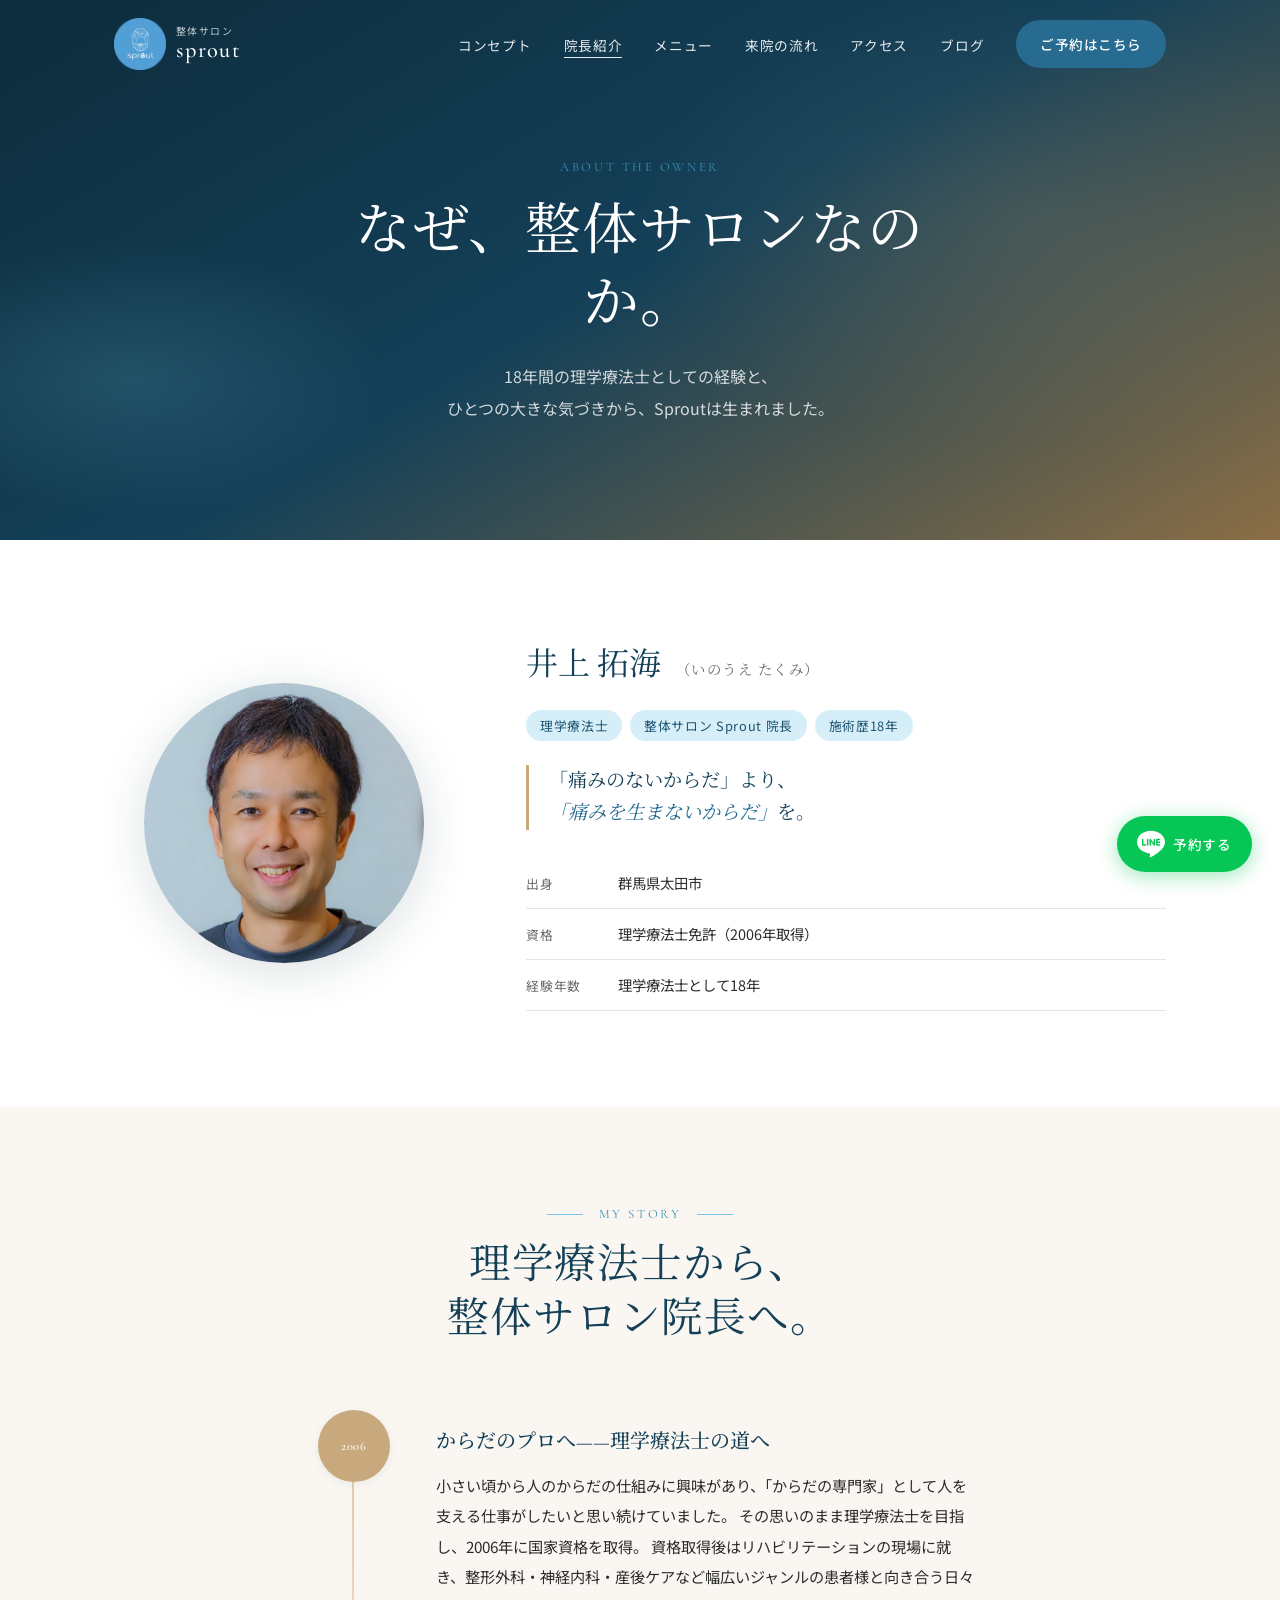
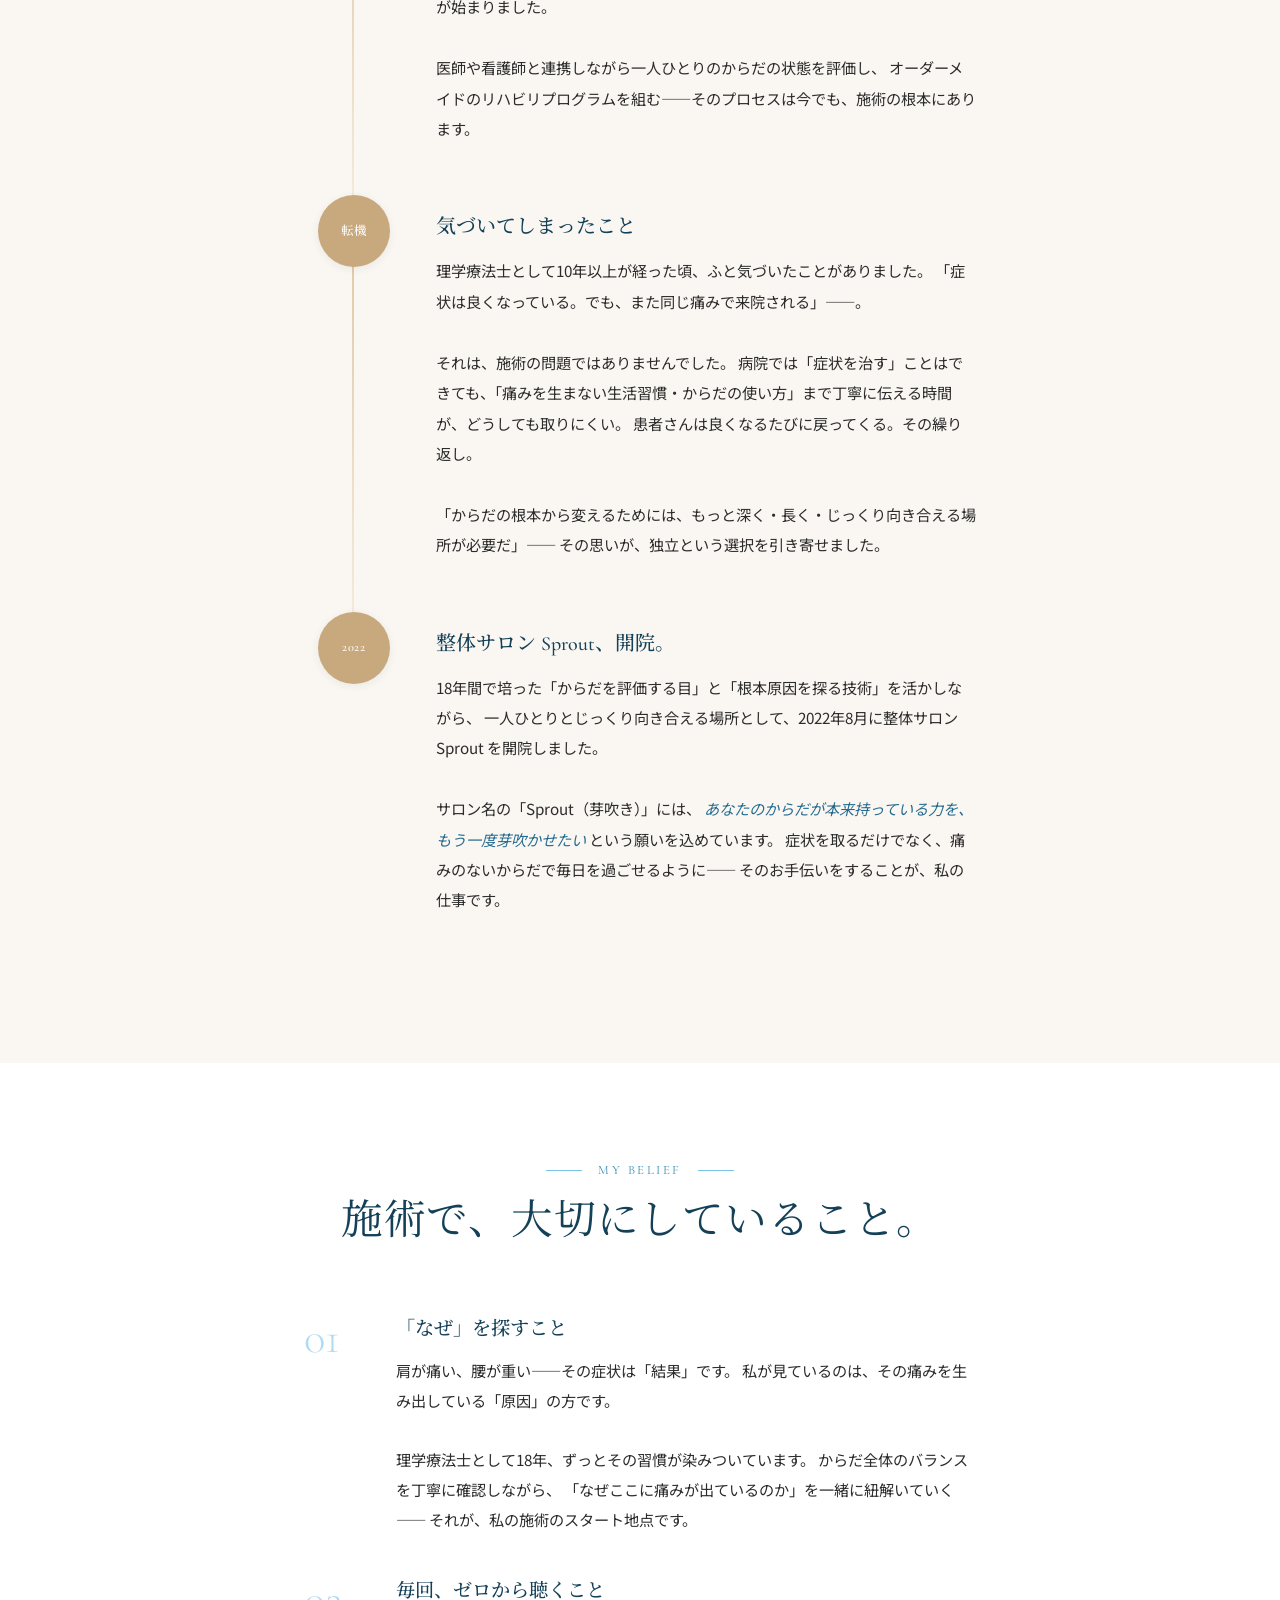
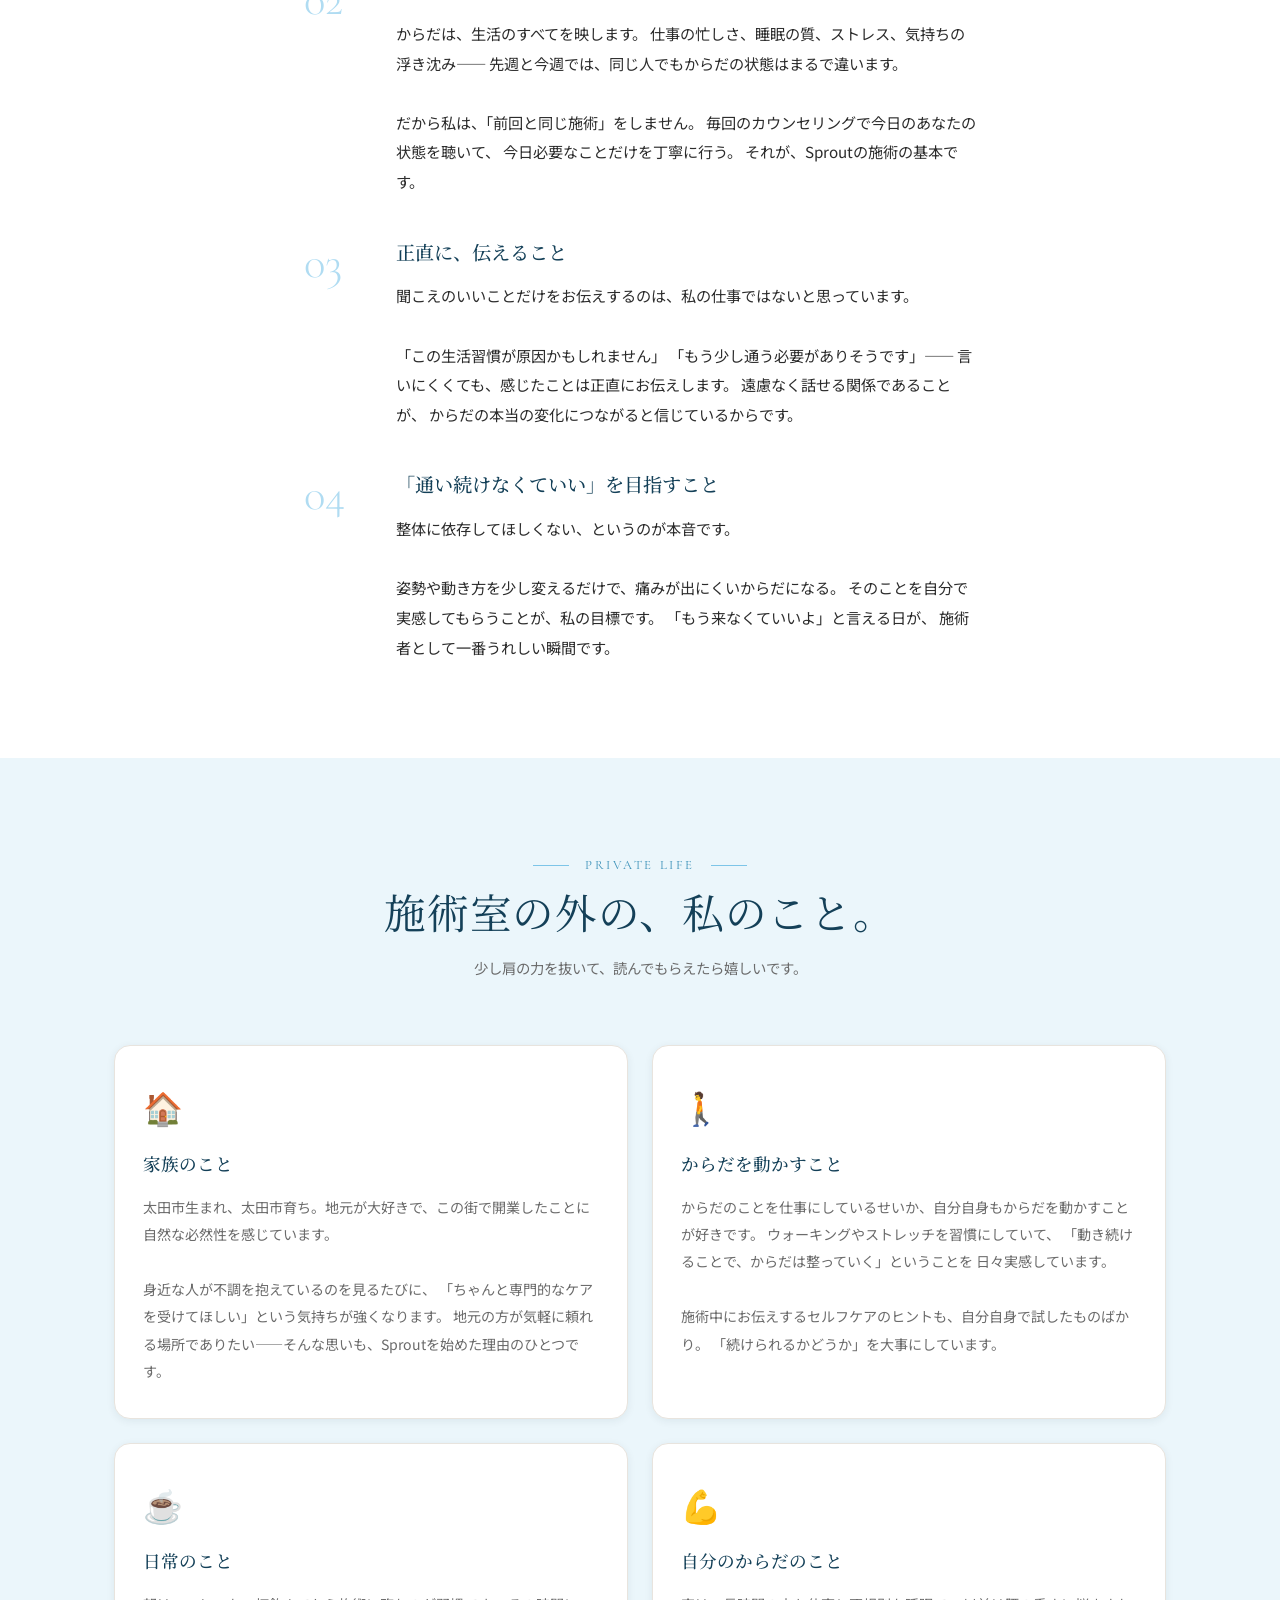
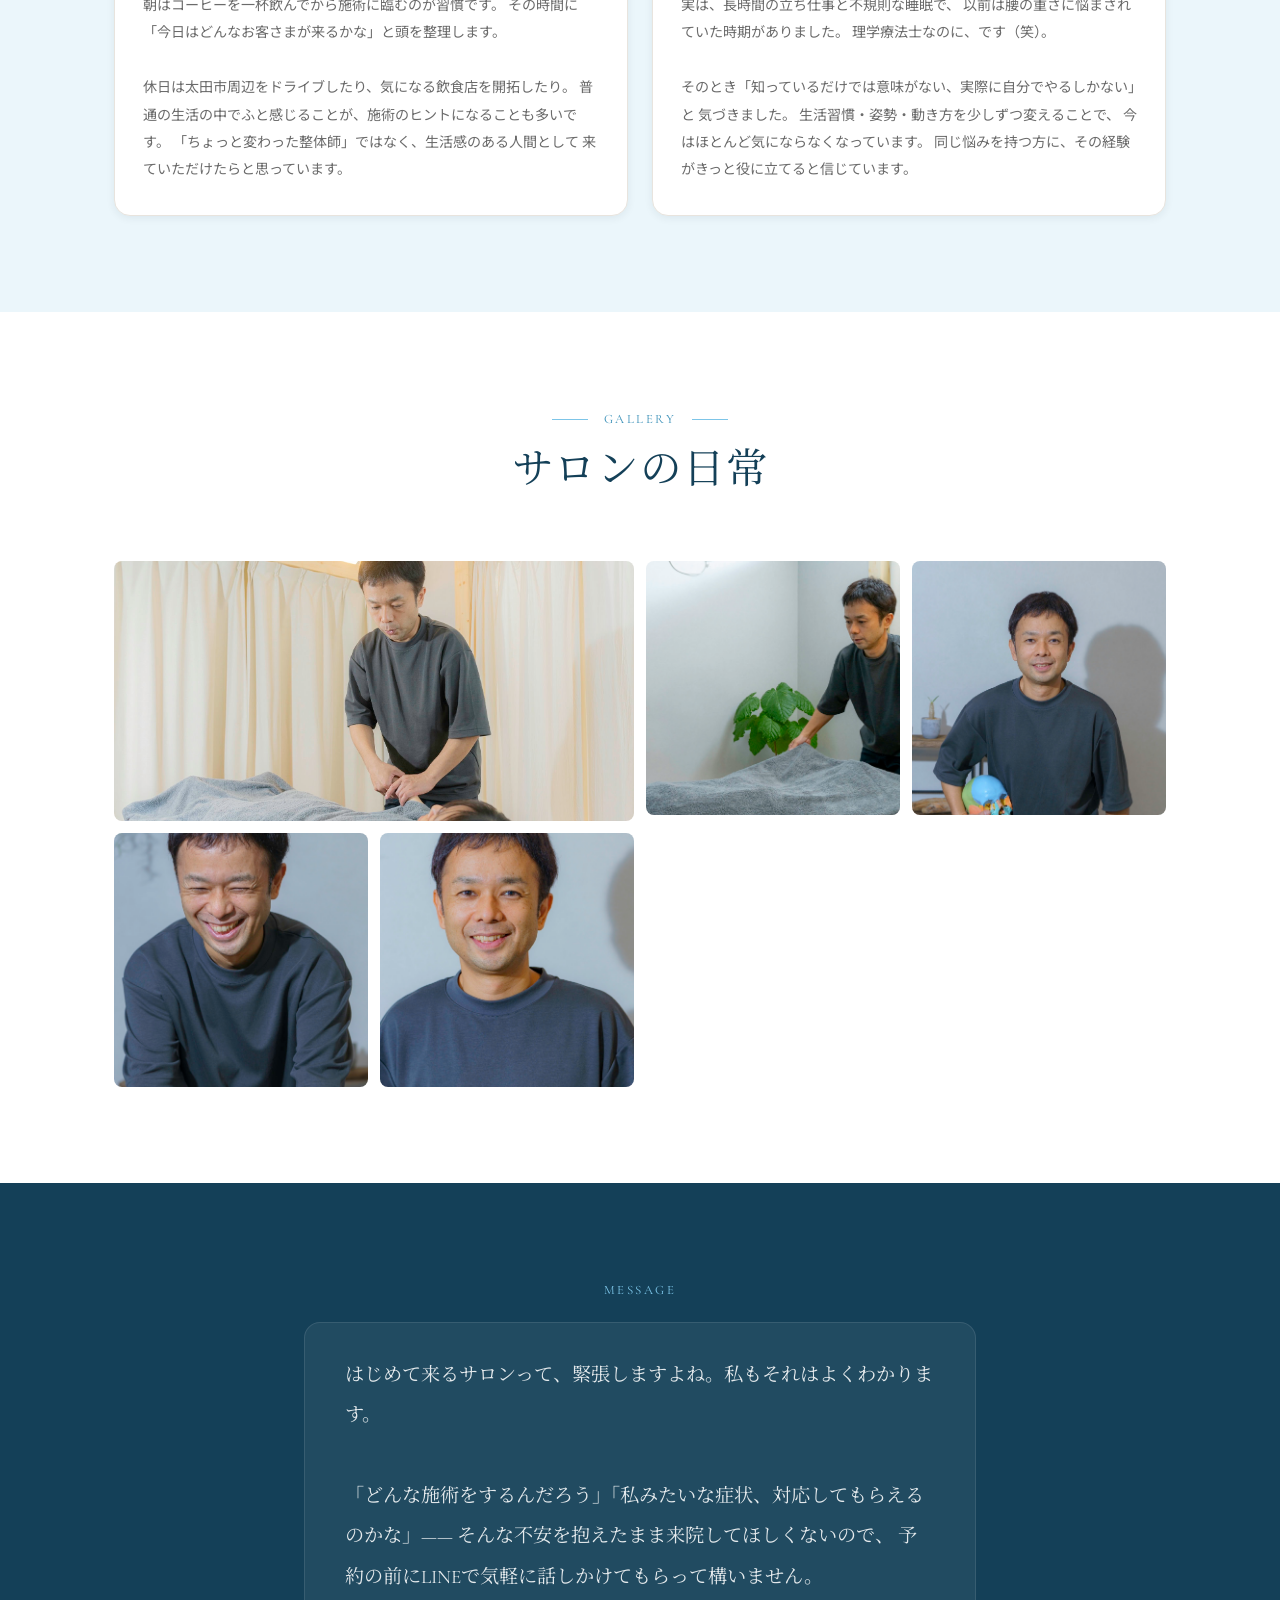
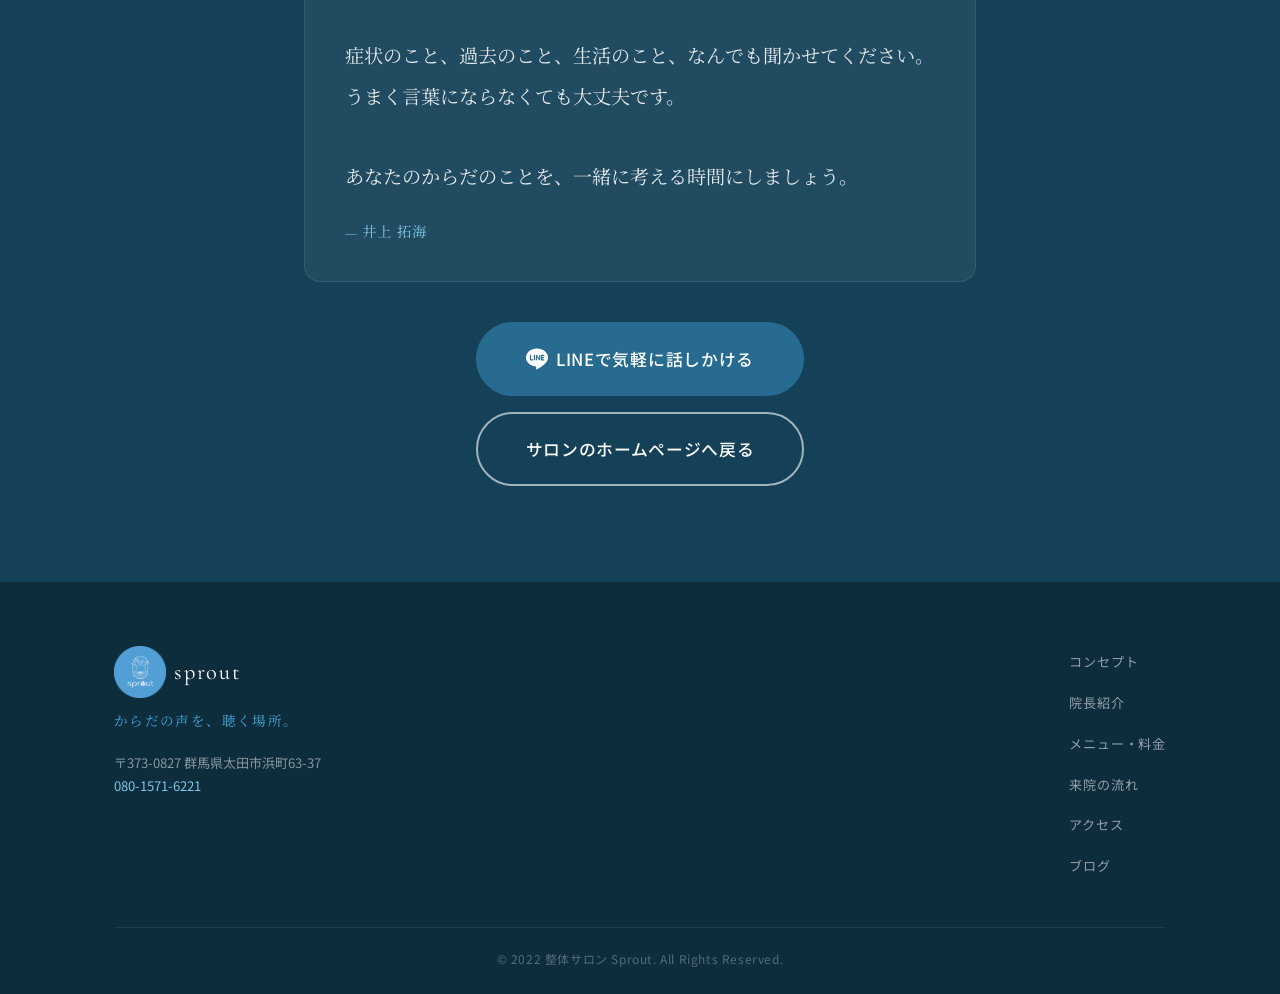
<file: about/index.html>
<!DOCTYPE html>
<html lang="ja">
<head>
  <meta charset="UTF-8">
  <meta name="viewport" content="width=device-width, initial-scale=1.0">

  <title>院長紹介 | 整体サロン Sprout（スプラウト）太田市</title>
  <meta name="description" content="整体サロンSprout院長・井上拓海のご紹介。理学療法士として18年のキャリアを経て開院。からだの根本から整えるという信念と、施術への想いをお伝えします。">
  <link rel="canonical" href="https://seitai-sprout.com/about/">

  <!-- OGP -->
  <meta property="og:type" content="profile">
  <meta property="og:title" content="院長紹介 | 整体サロン Sprout">
  <meta property="og:description" content="理学療法士として18年のキャリアを経て開院。整体サロンSprout院長の想いとストーリー。">
  <meta property="og:url" content="https://seitai-sprout.com/about/">
  <meta property="og:image" content="https://seitai-sprout.com/images/ogp.jpg">
  <meta property="og:image:width" content="1200">
  <meta property="og:image:height" content="630">
  <meta property="og:site_name" content="整体サロン Sprout">
  <meta property="og:locale" content="ja_JP">
  <meta name="twitter:card" content="summary_large_image">

  <!-- Favicon -->
  <link rel="icon" type="image/png" href="../images/logo.png">
  <link rel="apple-touch-icon" href="../images/logo.png">

  <!-- Schema.org: Person -->
  <script type="application/ld+json">
  {
    "@context": "https://schema.org",
    "@type": "Person",
    "name": "井上 拓海",
    "alternateName": "いのうえ たくみ",
    "birthYear": "1978",
    "jobTitle": "理学療法士・整体サロン院長",
    "worksFor": {
      "@type": "HealthAndBeautyBusiness",
      "name": "整体サロン Sprout",
      "url": "https://seitai-sprout.com"
    },
    "hasCredential": {
      "@type": "EducationalOccupationalCredential",
      "name": "理学療法士免許",
      "dateCreated": "2006"
    },
    "image": "https://seitai-sprout.com/images/owner_headshot2.jpg",
    "description": "1978年生まれ。2006年に理学療法士免許を取得後、18年にわたり医療・リハビリの現場で経験を積む。からだの根本から整えることを信念とし、整体サロンSproutを開院。"
  }
  </script>

  <!-- Schema.org: パンくずリスト -->
  <script type="application/ld+json">
  {
    "@context": "https://schema.org",
    "@type": "BreadcrumbList",
    "itemListElement": [
      {
        "@type": "ListItem",
        "position": 1,
        "name": "ホーム",
        "item": "https://seitai-sprout.com/"
      },
      {
        "@type": "ListItem",
        "position": 2,
        "name": "院長紹介",
        "item": "https://seitai-sprout.com/about/"
      }
    ]
  }
  </script>

  <!-- Google Analytics -->
  <script async src="https://www.googletagmanager.com/gtag/js?id=G-YCEWCBF01L"></script>
  <script>
    window.dataLayer = window.dataLayer || [];
    function gtag(){dataLayer.push(arguments);}
    gtag('js', new Date());
    gtag('config', 'G-YCEWCBF01L');
  </script>

  <!-- Fonts & CSS（トップページと共通） -->
  <link rel="preconnect" href="https://fonts.googleapis.com">
  <link rel="preconnect" href="https://fonts.gstatic.com" crossorigin>
  <link href="https://fonts.googleapis.com/css2?family=Cormorant+Garamond:ital,wght@0,300;0,400;0,500;0,600;1,300;1,400&family=Noto+Sans+JP:wght@300;400;500&family=Noto+Serif+JP:wght@400;500;600&display=swap" rel="stylesheet">

  <link rel="stylesheet" href="../css/style.css?v=7">
  <link rel="stylesheet" href="../css/about.css?v=7">
</head>
<body>

  <!-- ============================================================
       HEADER（トップページと同じ・スクロール対応）
       ============================================================ -->
  <header class="header" id="header">
    <div class="header__inner">
      <a href="../" class="header__logo" aria-label="整体サロン Sprout トップへ">
        <img src="../images/logo.png" alt="整体サロン Sprout" class="header__logo-img" width="52" height="52">
        <span class="header__logo-texts">
          <span class="header__logo-sub">整体サロン</span>
          <span class="header__logo-text">sprout</span>
        </span>
      </a>
      <nav class="header__nav" id="nav" aria-label="メインナビゲーション">
        <ul class="header__nav-list">
          <li><a href="../#concept">コンセプト</a></li>
          <li><a href="./" aria-current="page" style="border-bottom: 1px solid currentColor; padding-bottom: 2px;">院長紹介</a></li>
          <li><a href="../#menu">メニュー</a></li>
          <li><a href="../#flow">来院の流れ</a></li>
          <li><a href="../#access">アクセス</a></li>
          <li><a href="../#blog">ブログ</a></li>
        </ul>
      </nav>
      <a href="../#reserve" class="btn btn--primary header__cta">ご予約はこちら</a>
      <button class="header__burger" id="burger" aria-label="メニューを開く" aria-expanded="false">
        <span></span><span></span><span></span>
      </button>
    </div>
  </header>

  <main>

    <!-- ============================================================
         PAGE HERO
         ============================================================ -->
    <section class="about-hero">
      <div class="about-hero__bg"></div>
      <div class="about-hero__content fade-in">
        <p class="section-label">About the Owner</p>
        <h1 class="about-hero__title">なぜ、整体サロンなのか。</h1>
        <p class="about-hero__sub">18年間の理学療法士としての経験と、<br>ひとつの大きな気づきから、Sproutは生まれました。</p>
      </div>
    </section>

    <!-- ============================================================
         PROFILE（プロフィール概要）
         ============================================================ -->
    <section class="section about-profile">
      <div class="container">
        <div class="about-profile__inner">
          <div class="about-profile__photo reveal">
            <img src="../images/owner_headshot2.jpg" alt="整体サロン Sprout 院長 井上拓海" class="owner-photo" loading="lazy">
          </div>
          <div class="about-profile__info reveal">
            <h2 class="about-profile__name">
              井上 拓海
              <span class="about-profile__name-reading">（いのうえ たくみ）</span>
            </h2>
            <ul class="about-profile__tags">
              <li class="tag">理学療法士</li>
              <li class="tag">整体サロン Sprout 院長</li>
              <li class="tag">施術歴18年</li>
            </ul>
            <p class="about-profile__catchcopy">
              「痛みのないからだ」より、<br>
              <em>「痛みを生まないからだ」</em>を。
            </p>
            <dl class="about-profile__dl">
              <div class="about-profile__dl-row">
                <dt>出身</dt>
                <dd>群馬県太田市</dd>
              </div>
              <div class="about-profile__dl-row">
                <dt>資格</dt>
                <dd>理学療法士免許（2006年取得）</dd>
              </div>
              <div class="about-profile__dl-row">
                <dt>経験年数</dt>
                <dd>理学療法士として18年</dd>
              </div>
            </dl>
          </div>
        </div>
      </div>
    </section>

    <!-- ============================================================
         STORY（ストーリー）
         ============================================================ -->
    <section class="section section--cream about-story" id="story">
      <div class="container container--narrow">
        <div class="section-head reveal">
          <span class="section-label">My Story</span>
          <h2 class="section-title">理学療法士から、<br>整体サロン院長へ。</h2>
        </div>

        <div class="story-timeline">

          <!-- Chapter 1 -->
          <article class="story-chapter reveal">
            <div class="story-chapter__marker">
              <span class="story-chapter__year">2006</span>
            </div>
            <div class="story-chapter__body">
              <h3 class="story-chapter__title">からだのプロへ——理学療法士の道へ</h3>
              <p>
                小さい頃から人のからだの仕組みに興味があり、「からだの専門家」として人を支える仕事がしたいと思い続けていました。
                その思いのまま理学療法士を目指し、2006年に国家資格を取得。
                資格取得後はリハビリテーションの現場に就き、整形外科・神経内科・産後ケアなど幅広いジャンルの患者様と向き合う日々が始まりました。<br><br>
                医師や看護師と連携しながら一人ひとりのからだの状態を評価し、
                オーダーメイドのリハビリプログラムを組む——そのプロセスは今でも、施術の根本にあります。
              </p>
            </div>
          </article>

          <!-- Chapter 2 -->
          <article class="story-chapter reveal">
            <div class="story-chapter__marker">
              <span class="story-chapter__year">転機</span>
            </div>
            <div class="story-chapter__body">
              <h3 class="story-chapter__title">気づいてしまったこと</h3>
              <p>
                理学療法士として10年以上が経った頃、ふと気づいたことがありました。
                「症状は良くなっている。でも、また同じ痛みで来院される」——。<br><br>
                それは、施術の問題ではありませんでした。
                病院では「症状を治す」ことはできても、「痛みを生まない生活習慣・からだの使い方」まで丁寧に伝える時間が、どうしても取りにくい。
                患者さんは良くなるたびに戻ってくる。その繰り返し。<br><br>
                「からだの根本から変えるためには、もっと深く・長く・じっくり向き合える場所が必要だ」——
                その思いが、独立という選択を引き寄せました。
              </p>
            </div>
          </article>

          <!-- Chapter 3 -->
          <article class="story-chapter reveal">
            <div class="story-chapter__marker">
              <span class="story-chapter__year">2022</span>
            </div>
            <div class="story-chapter__body">
              <h3 class="story-chapter__title">整体サロン Sprout、開院。</h3>
              <p>
                18年間で培った「からだを評価する目」と「根本原因を探る技術」を活かしながら、
                一人ひとりとじっくり向き合える場所として、2022年8月に整体サロン Sprout を開院しました。<br><br>
                サロン名の「Sprout（芽吹き）」には、
                <em style="font-style: italic; color: var(--c-sage-600);">あなたのからだが本来持っている力を、もう一度芽吹かせたい</em>
                という願いを込めています。
                症状を取るだけでなく、痛みのないからだで毎日を過ごせるように——
                そのお手伝いをすることが、私の仕事です。
              </p>
            </div>
          </article>

        </div>
      </div>
    </section>

    <!-- ============================================================
         BELIEF（施術への想い）
         ============================================================ -->
    <section class="section about-belief">
      <div class="container container--narrow">
        <div class="section-head reveal">
          <span class="section-label">My Belief</span>
          <h2 class="section-title">施術で、大切にしていること。</h2>
        </div>
        <div class="belief-list">
          <div class="belief-item reveal">
            <div class="belief-item__num">01</div>
            <div class="belief-item__body">
              <h3 class="belief-item__title">「なぜ」を探すこと</h3>
              <p class="belief-item__text">
                肩が痛い、腰が重い——その症状は「結果」です。
                私が見ているのは、その痛みを生み出している「原因」の方です。<br><br>
                理学療法士として18年、ずっとその習慣が染みついています。
                からだ全体のバランスを丁寧に確認しながら、
                「なぜここに痛みが出ているのか」を一緒に紐解いていく——
                それが、私の施術のスタート地点です。
              </p>
            </div>
          </div>
          <div class="belief-item reveal">
            <div class="belief-item__num">02</div>
            <div class="belief-item__body">
              <h3 class="belief-item__title">毎回、ゼロから聴くこと</h3>
              <p class="belief-item__text">
                からだは、生活のすべてを映します。
                仕事の忙しさ、睡眠の質、ストレス、気持ちの浮き沈み——
                先週と今週では、同じ人でもからだの状態はまるで違います。<br><br>
                だから私は、「前回と同じ施術」をしません。
                毎回のカウンセリングで今日のあなたの状態を聴いて、
                今日必要なことだけを丁寧に行う。
                それが、Sproutの施術の基本です。
              </p>
            </div>
          </div>
          <div class="belief-item reveal">
            <div class="belief-item__num">03</div>
            <div class="belief-item__body">
              <h3 class="belief-item__title">正直に、伝えること</h3>
              <p class="belief-item__text">
                聞こえのいいことだけをお伝えするのは、私の仕事ではないと思っています。<br><br>
                「この生活習慣が原因かもしれません」
                「もう少し通う必要がありそうです」——
                言いにくくても、感じたことは正直にお伝えします。
                遠慮なく話せる関係であることが、
                からだの本当の変化につながると信じているからです。
              </p>
            </div>
          </div>
          <div class="belief-item reveal">
            <div class="belief-item__num">04</div>
            <div class="belief-item__body">
              <h3 class="belief-item__title">「通い続けなくていい」を目指すこと</h3>
              <p class="belief-item__text">
                整体に依存してほしくない、というのが本音です。<br><br>
                姿勢や動き方を少し変えるだけで、痛みが出にくいからだになる。
                そのことを自分で実感してもらうことが、私の目標です。
                「もう来なくていいよ」と言える日が、
                施術者として一番うれしい瞬間です。
              </p>
            </div>
          </div>
        </div>
      </div>
    </section>

    <!-- ============================================================
         PRIVATE（プライベート）
         ============================================================ -->
    <section class="section section--sage-light about-private">
      <div class="container">
        <div class="section-head reveal">
          <span class="section-label">Private Life</span>
          <h2 class="section-title">施術室の外の、私のこと。</h2>
          <p class="section-sub">少し肩の力を抜いて、読んでもらえたら嬉しいです。</p>
        </div>

        <div class="private-grid">

          <!-- カード1: 家族 -->
          <div class="private-card reveal">
            <div class="private-card__icon">🏠</div>
            <h3 class="private-card__title">家族のこと</h3>
            <p class="private-card__text">
              太田市生まれ、太田市育ち。地元が大好きで、この街で開業したことに
              自然な必然性を感じています。<br><br>
              身近な人が不調を抱えているのを見るたびに、
              「ちゃんと専門的なケアを受けてほしい」という気持ちが強くなります。
              地元の方が気軽に頼れる場所でありたい——そんな思いも、Sproutを始めた理由のひとつです。
            </p>
          </div>

          <!-- カード2: 趣味 -->
          <div class="private-card reveal">
            <div class="private-card__icon">🚶</div>
            <h3 class="private-card__title">からだを動かすこと</h3>
            <p class="private-card__text">
              からだのことを仕事にしているせいか、自分自身もからだを動かすことが好きです。
              ウォーキングやストレッチを習慣にしていて、
              「動き続けることで、からだは整っていく」ということを
              日々実感しています。<br><br>
              施術中にお伝えするセルフケアのヒントも、自分自身で試したものばかり。
              「続けられるかどうか」を大事にしています。
            </p>
          </div>

          <!-- カード3: 日常 -->
          <div class="private-card reveal">
            <div class="private-card__icon">☕</div>
            <h3 class="private-card__title">日常のこと</h3>
            <p class="private-card__text">
              朝はコーヒーを一杯飲んでから施術に臨むのが習慣です。
              その時間に「今日はどんなお客さまが来るかな」と頭を整理します。<br><br>
              休日は太田市周辺をドライブしたり、気になる飲食店を開拓したり。
              普通の生活の中でふと感じることが、施術のヒントになることも多いです。
              「ちょっと変わった整体師」ではなく、生活感のある人間として
              来ていただけたらと思っています。
            </p>
          </div>

          <!-- カード4: からだのこと -->
          <div class="private-card reveal">
            <div class="private-card__icon">💪</div>
            <h3 class="private-card__title">自分のからだのこと</h3>
            <p class="private-card__text">
              実は、長時間の立ち仕事と不規則な睡眠で、
              以前は腰の重さに悩まされていた時期がありました。
              理学療法士なのに、です（笑）。<br><br>
              そのとき「知っているだけでは意味がない、実際に自分でやるしかない」と
              気づきました。
              生活習慣・姿勢・動き方を少しずつ変えることで、
              今はほとんど気にならなくなっています。
              同じ悩みを持つ方に、その経験がきっと役に立てると信じています。
            </p>
          </div>

        </div>
      </div>
    </section>

    <!-- ============================================================
         GALLERY（写真ギャラリー）
         ============================================================ -->
    <section class="section about-gallery">
      <div class="container">
        <div class="section-head reveal">
          <span class="section-label">Gallery</span>
          <h2 class="section-title">サロンの日常</h2>
        </div>
        <div class="gallery-grid reveal">
          <div class="gallery-item gallery-item--wide">
            <img src="../images/owner_treatment2.jpg" alt="整体サロン Sprout 院長 施術中" loading="lazy">
          </div>
          <div class="gallery-item">
            <img src="../images/owner_prep.jpg" alt="施術の準備" loading="lazy">
          </div>
          <div class="gallery-item">
            <img src="../images/owner_portrait.jpg" alt="院長 井上拓海" loading="lazy">
          </div>
          <div class="gallery-item">
            <img src="../images/owner_laugh.jpg" alt="院長の笑顔" loading="lazy">
          </div>
          <div class="gallery-item">
            <img src="../images/owner_headshot1.jpg" alt="整体サロン Sprout 院長" loading="lazy">
          </div>
        </div>
      </div>
    </section>

    <!-- ============================================================
         FINAL MESSAGE + CTA
         ============================================================ -->
    <section class="section section--dark about-cta">
      <div class="container container--narrow">
        <div class="about-cta__inner reveal">
          <span class="section-label" style="color: var(--c-sage-300);">Message</span>
          <blockquote class="about-cta__quote">
            はじめて来るサロンって、緊張しますよね。私もそれはよくわかります。<br><br>
            「どんな施術をするんだろう」「私みたいな症状、対応してもらえるのかな」——
            そんな不安を抱えたまま来院してほしくないので、
            予約の前にLINEで気軽に話しかけてもらって構いません。<br><br>
            症状のこと、過去のこと、生活のこと、なんでも聞かせてください。
            うまく言葉にならなくても大丈夫です。<br><br>
            あなたのからだのことを、一緒に考える時間にしましょう。
            <footer>— 井上 拓海</footer>
          </blockquote>
          <div class="about-cta__actions">
            <a href="https://lin.ee/uu1mPwV" class="btn btn--primary btn--xl" target="_blank" rel="noopener">
              <svg viewBox="0 0 24 24" fill="currentColor" width="22" height="22" aria-hidden="true"><path d="M19.365 9.863c.349 0 .63.285.63.631 0 .345-.281.63-.63.63H17.61v1.125h1.755c.349 0 .63.283.63.63 0 .344-.281.629-.63.629h-2.386c-.345 0-.627-.285-.627-.629V8.108c0-.345.282-.63.627-.63h2.386c.349 0 .63.285.63.63 0 .349-.281.63-.63.63H17.61v1.125h1.755zm-3.855 3.016c0 .27-.174.51-.432.596-.064.021-.133.031-.199.031-.211 0-.391-.09-.51-.25l-2.443-3.317v2.94c0 .344-.279.629-.631.629-.346 0-.626-.285-.626-.629V8.108c0-.27.173-.51.43-.595.06-.023.136-.033.194-.033.195 0 .375.104.495.254l2.462 3.33V8.108c0-.345.282-.63.63-.63.345 0 .63.285.63.63v4.771zm-5.741 0c0 .344-.282.629-.631.629-.345 0-.627-.285-.627-.629V8.108c0-.345.282-.63.627-.63.349 0 .631.285.631.63v4.771zm-2.466.629H4.917c-.345 0-.63-.285-.63-.629V8.108c0-.345.285-.63.63-.63.348 0 .63.285.63.63v4.141h1.756c.348 0 .629.283.629.63 0 .344-.281.629-.629.629M24 10.314C24 4.943 18.615.572 12 .572S0 4.943 0 10.314c0 4.811 4.27 8.842 10.035 9.608.391.082.923.258 1.058.59.12.301.079.766.038 1.08l-.164 1.02c-.045.301-.24 1.186 1.049.645 1.291-.539 6.916-4.070 9.436-6.975C23.176 14.393 24 12.458 24 10.314"/></svg>
              LINEで気軽に話しかける
            </a>
            <a href="../" class="btn btn--outline btn--xl">
              サロンのホームページへ戻る
            </a>
          </div>
        </div>
      </div>
    </section>

  </main>

  <!-- FOOTER（トップページと同じ） -->
  <footer class="footer">
    <div class="container">
      <div class="footer__inner">
        <div class="footer__brand">
          <a href="../" class="footer__logo" aria-label="トップへ">
            <img src="../images/logo.png" alt="" class="header__logo-img" width="36" height="36" aria-hidden="true">
            <span>sprout</span>
          </a>
          <p class="footer__tagline">からだの声を、聴く場所。</p>
          <address class="footer__address">
            〒373-0827 群馬県太田市浜町63-37<br>
            <a href="tel:080-1571-6221">080-1571-6221</a>
          </address>
        </div>
        <nav class="footer__nav" aria-label="フッターナビゲーション">
          <ul>
            <li><a href="../#concept">コンセプト</a></li>
            <li><a href="./">院長紹介</a></li>
            <li><a href="../#menu">メニュー・料金</a></li>
            <li><a href="../#flow">来院の流れ</a></li>
            <li><a href="../#access">アクセス</a></li>
            <li><a href="../#blog">ブログ</a></li>
          </ul>
        </nav>
      </div>
      <div class="footer__bottom">
        <p class="footer__copy">&copy; 2022 整体サロン Sprout. All Rights Reserved.</p>
      </div>
    </div>
  </footer>

  <a href="https://lin.ee/uu1mPwV" class="fab-line" target="_blank" rel="noopener" aria-label="LINEで予約する">
    <svg viewBox="0 0 24 24" fill="currentColor" width="28" height="28" aria-hidden="true"><path d="M19.365 9.863c.349 0 .63.285.63.631 0 .345-.281.63-.63.63H17.61v1.125h1.755c.349 0 .63.283.63.63 0 .344-.281.629-.63.629h-2.386c-.345 0-.627-.285-.627-.629V8.108c0-.345.282-.63.627-.63h2.386c.349 0 .63.285.63.63 0 .349-.281.63-.63.63H17.61v1.125h1.755zm-3.855 3.016c0 .27-.174.51-.432.596-.064.021-.133.031-.199.031-.211 0-.391-.09-.51-.25l-2.443-3.317v2.94c0 .344-.279.629-.631.629-.346 0-.626-.285-.626-.629V8.108c0-.27.173-.51.43-.595.06-.023.136-.033.194-.033.195 0 .375.104.495.254l2.462 3.33V8.108c0-.345.282-.63.63-.63.345 0 .63.285.63.63v4.771zm-5.741 0c0 .344-.282.629-.631.629-.345 0-.627-.285-.627-.629V8.108c0-.345.282-.63.627-.63.349 0 .631.285.631.63v4.771zm-2.466.629H4.917c-.345 0-.63-.285-.63-.629V8.108c0-.345.285-.63.63-.63.348 0 .63.285.63.63v4.141h1.756c.348 0 .629.283.629.63 0 .344-.281.629-.629.629M24 10.314C24 4.943 18.615.572 12 .572S0 4.943 0 10.314c0 4.811 4.27 8.842 10.035 9.608.391.082.923.258 1.058.59.12.301.079.766.038 1.08l-.164 1.02c-.045.301-.24 1.186 1.049.645 1.291-.539 6.916-4.070 9.436-6.975C23.176 14.393 24 12.458 24 10.314"/></svg>
    <span>予約する</span>
  </a>

  <script src="../js/main.js"></script>
</body>
</html>
</file>
<file: css/style.css>
/* ============================================================
   整体サロン Sprout — Design System
   デザイン: ハル | 実装: ジン
   カラー: 薄い水色（水色スケール）
   ============================================================ */

/* ============================================================
   1. CSS Variables（設計トークン）
   ============================================================ */
:root {
  /* Colors — 水色（Mizuiro / Light Blue）Palette
     ロゴ実測値ベース: #45AADC（ロゴ背景の青）
  ================================================ */
  --c-sage-900: #0D2C3C;   /* 深い紺青 — hero, footer */
  --c-sage-800: #144058;   /* 濃い水青 — dark sections */
  --c-sage-700: #1C5470;   /* 中深い青 */
  --c-sage-600: #276C90;   /* ボタン・アクセント（アクセシブルな濃度） */
  --c-sage-500: #3A90B8;   /* ミディアム水色 */
  --c-sage-400: #45AADC;   /* ロゴの青（メインカラー）✦ */
  --c-sage-300: #7DC5E8;   /* ソフト水色 */
  --c-sage-200: #B0DCF2;   /* 非常に薄い水色 */
  --c-sage-100: #D6EEF8;   /* 限りなく白に近い水色 */
  --c-sage-50:  #EBF6FB;   /* 背景用 水色白 */

  /* Colors — Beige / Warm（温かみのアクセント・変更なし） */
  --c-beige-700: #8b6e45;
  --c-beige-500: #c8a97e;
  --c-beige-300: #e0c9a6;
  --c-beige-100: #f5ede0;
  --c-beige-50:  #faf7f2;

  /* Neutral */
  --c-white:      #ffffff;
  --c-text:       #2c2c2c;
  --c-text-muted: #6b6b6b;
  --c-border:     #e8e4de;

  /* Typography */
  --font-serif: 'Cormorant Garamond', 'Noto Serif JP', Georgia, serif;
  --font-sans:  'Noto Sans JP', 'Hiragino Kaku Gothic ProN', 'Yu Gothic', sans-serif;

  /* Spacing */
  --section-y:     96px;
  --content-max:   1100px;
  --content-narrow: 720px;

  /* Effects */
  --shadow-sm: 0 2px 8px rgba(18, 48, 63, 0.07);
  --shadow-md: 0 4px 24px rgba(18, 48, 63, 0.11);
  --shadow-lg: 0 8px 48px rgba(18, 48, 63, 0.15);
  --radius:    8px;
  --radius-lg: 16px;
  --radius-xl: 24px;
  --transition: 0.35s cubic-bezier(0.4, 0, 0.2, 1);
}

/* ============================================================
   2. Reset & Base
   ============================================================ */
*, *::before, *::after {
  box-sizing: border-box;
  margin: 0;
  padding: 0;
}

html {
  scroll-behavior: smooth;
  font-size: 16px;
  -webkit-text-size-adjust: 100%;
}

body {
  font-family: var(--font-sans);
  color: var(--c-text);
  background: var(--c-white);
  line-height: 1.8;
  -webkit-font-smoothing: antialiased;
}

img {
  max-width: 100%;
  height: auto;
  display: block;
}

a {
  color: inherit;
  text-decoration: none;
  transition: opacity var(--transition);
}

a:hover { opacity: 0.75; }

ul, ol { list-style: none; }

address { font-style: normal; }

/* ============================================================
   3. Typography helpers
   ============================================================ */
.section-label {
  display: block;
  font-family: var(--font-serif);
  font-size: 0.8rem;
  letter-spacing: 0.2em;
  text-transform: uppercase;
  color: var(--c-sage-500);
  margin-bottom: 12px;
}

.section-title {
  font-family: var(--font-serif);
  font-size: clamp(1.8rem, 4vw, 2.6rem);
  font-weight: 400;
  line-height: 1.3;
  color: var(--c-sage-800);
  letter-spacing: 0.02em;
}

.section-sub {
  margin-top: 12px;
  color: var(--c-text-muted);
  font-size: 0.9rem;
}

.section-head {
  text-align: center;
  margin-bottom: 64px;
}

/* セクションラベルの飾り線（中央揃えの見出しのみ） */
.section-head .section-label {
  display: flex;
  align-items: center;
  justify-content: center;
  gap: 16px;
}

.section-head .section-label::before,
.section-head .section-label::after {
  content: '';
  width: 36px;
  height: 1px;
  background: var(--c-sage-300);
}

.section-title {
  text-wrap: balance;
}

/* ============================================================
   4. Layout helpers
   ============================================================ */
.container {
  max-width: var(--content-max);
  margin: 0 auto;
  padding: 0 24px;
}

.container--narrow {
  max-width: var(--content-narrow);
}

.section {
  padding: var(--section-y) 0;
}

.section--cream     { background: var(--c-beige-50); }
.section--sage-light { background: var(--c-sage-50); }
.section--dark       { background: var(--c-sage-800); }

/* ============================================================
   5. Buttons
   ============================================================ */
.btn {
  display: inline-flex;
  align-items: center;
  gap: 8px;
  padding: 14px 28px;
  border-radius: 100px;
  font-family: var(--font-sans);
  font-size: 0.95rem;
  font-weight: 500;
  letter-spacing: 0.04em;
  cursor: pointer;
  border: 2px solid transparent;
  transition: all var(--transition);
  white-space: nowrap;
  text-decoration: none;
}

.btn--primary {
  background: var(--c-sage-600);
  color: var(--c-white);
  border-color: var(--c-sage-600);
}
.btn--primary:hover {
  background: var(--c-sage-700);
  border-color: var(--c-sage-700);
  opacity: 1;
  transform: translateY(-2px);
  box-shadow: var(--shadow-md);
}

.btn--outline {
  background: transparent;
  color: var(--c-white);
  border-color: rgba(255,255,255,0.6);
}
.btn--outline:hover {
  background: rgba(255,255,255,0.12);
  border-color: var(--c-white);
  opacity: 1;
  transform: translateY(-2px);
}

.btn--ghost {
  background: transparent;
  color: var(--c-sage-600);
  border-color: var(--c-sage-400);
}
.btn--ghost:hover {
  background: var(--c-sage-50);
  border-color: var(--c-sage-600);
  opacity: 1;
  transform: translateY(-2px);
}

.btn--lg  { padding: 16px 36px; font-size: 1rem; }
.btn--xl  { padding: 20px 48px; font-size: 1.05rem; }

/* Tags */
.tag {
  display: inline-block;
  padding: 4px 14px;
  border-radius: 100px;
  background: var(--c-sage-100);
  color: var(--c-sage-700);
  font-size: 0.8rem;
  letter-spacing: 0.05em;
}

/* ============================================================
   6. Scroll animations
   ============================================================ */
.reveal {
  opacity: 0;
  transform: translateY(28px);
  transition: opacity 0.7s ease, transform 0.7s ease;
}

.reveal.visible {
  opacity: 1;
  transform: translateY(0);
}

.fade-in {
  opacity: 0;
  animation: fadeIn 1.2s ease 0.3s forwards;
}

@keyframes fadeIn {
  to { opacity: 1; }
}

/* ============================================================
   7. Header
   ============================================================ */
.header {
  position: fixed;
  top: 0;
  left: 0;
  right: 0;
  z-index: 1000;
  padding: 18px 0;
  transition: background var(--transition), box-shadow var(--transition), padding var(--transition);
}

.header.scrolled {
  background: rgba(255, 255, 255, 0.96);
  backdrop-filter: blur(8px);
  -webkit-backdrop-filter: blur(8px);
  box-shadow: var(--shadow-sm);
  padding: 12px 0;
}

.header__inner {
  max-width: var(--content-max);
  margin: 0 auto;
  padding: 0 24px;
  display: flex;
  align-items: center;
  gap: 32px;
}

.header__logo {
  display: grid;
  grid-template-columns: 52px auto;
  align-items: center;
  gap: 10px;
  flex-shrink: 0;
}

.header__logo-img {
  width: 52px;
  height: 52px;
  object-fit: contain;
  display: block;
  transition: opacity var(--transition);
}

/* ロゴ画像が読み込めない場合のフォールバックマーク */
.header__logo-mark {
  color: var(--c-sage-400);
  font-size: 1rem;
  display: none; /* ロゴ画像配置後は非表示 */
}

.header__logo-text {
  font-family: var(--font-serif);
  font-size: 1.4rem;
  font-weight: 500;
  color: var(--c-white);
  letter-spacing: 0.06em;
  transition: color var(--transition);
  line-height: 1;
}

.header.scrolled .header__logo-text { color: var(--c-sage-800); }

.header__logo-sub {
  font-size: 0.62rem;
  letter-spacing: 0.14em;
  color: rgba(255,255,255,0.75);
  transition: color var(--transition);
  line-height: 1;
}

.header.scrolled .header__logo-sub { color: var(--c-text-muted); }

/* テキストグループ：縦並び・Grid親が align-items:center で中央揃え */
.header__logo-texts {
  display: flex;
  flex-direction: column;
  align-items: flex-start;
  gap: 3px;
}

.header__nav {
  margin-left: auto;
}

.header__nav-list {
  display: flex;
  gap: 32px;
}

.header__nav-list a {
  font-size: 0.85rem;
  letter-spacing: 0.05em;
  color: rgba(255,255,255,0.9);
  position: relative;
  transition: color var(--transition);
}

.header__nav-list a::after {
  content: '';
  position: absolute;
  bottom: -2px;
  left: 0;
  width: 0;
  height: 1px;
  background: var(--c-sage-400);
  transition: width var(--transition);
}

.header__nav-list a:hover::after { width: 100%; }
.header__nav-list a:hover { opacity: 1; }

.header.scrolled .header__nav-list a { color: var(--c-text); }

.header__cta {
  flex-shrink: 0;
  padding: 10px 22px;
  font-size: 0.85rem;
}

/* Hamburger */
.header__burger {
  display: none;
  flex-direction: column;
  justify-content: center;
  gap: 5px;
  width: 36px;
  height: 36px;
  background: none;
  border: none;
  cursor: pointer;
  padding: 4px;
  margin-left: auto;
}

.header__burger span {
  display: block;
  height: 1.5px;
  background: var(--c-white);
  transition: all var(--transition);
}

.header.scrolled .header__burger span { background: var(--c-sage-800); }

.header__burger.open span:nth-child(1) { transform: translateY(6.5px) rotate(45deg); }
.header__burger.open span:nth-child(2) { opacity: 0; }
.header__burger.open span:nth-child(3) { transform: translateY(-6.5px) rotate(-45deg); }

/* ============================================================
   8. Hero
   ============================================================ */
.hero {
  position: relative;
  min-height: 100svh;
  display: flex;
  align-items: center;
  justify-content: center;
  overflow: hidden;
}

.hero__bg {
  position: absolute;
  inset: 0;
  /* ゆっくりとズームアウトする動きで上質な第一印象に */
  animation: heroZoom 16s ease-out forwards;
  will-change: transform;
  /* 実際の施術・サロン写真を設定してください */
  /* background-image: url('../images/hero.jpg'); */
  background-size: cover;
  background-position: center;
  /* 写真がない場合の代替グラデーション */
  background: linear-gradient(135deg,
    var(--c-sage-900) 0%,
    var(--c-sage-800) 40%,
    var(--c-sage-600) 75%,
    var(--c-sage-500) 100%
  );
}

/* 植物的な装飾パターン */
.hero__bg::before {
  content: '';
  position: absolute;
  inset: 0;
  background-image:
    radial-gradient(ellipse 60% 80% at 70% 50%, rgba(107, 189, 214, 0.18) 0%, transparent 60%),
    radial-gradient(ellipse 40% 60% at 20% 80%, rgba(200, 169, 126, 0.1) 0%, transparent 50%);
}

.hero__overlay {
  position: absolute;
  inset: 0;
  background: linear-gradient(
    to right,
    rgba(18, 48, 63, 0.65) 0%,
    rgba(18, 48, 63, 0.35) 60%,
    rgba(18, 48, 63, 0.15) 100%
  );
}

.hero__content {
  position: relative;
  z-index: 1;
  max-width: var(--content-max);
  width: 100%;
  padding: 120px 24px 60px;
  margin: 0 auto;
}

.hero__label {
  font-size: 0.8rem;
  letter-spacing: 0.2em;
  color: var(--c-sage-300);
  margin-bottom: 20px;
  font-family: var(--font-serif);
  text-transform: uppercase;
}

.hero__title {
  font-family: var(--font-serif);
  font-size: clamp(2.6rem, 6.5vw, 4.5rem);
  font-weight: 400;
  color: var(--c-white);
  line-height: 1.2;
  letter-spacing: 0.02em;
  margin-bottom: 24px;
}

.hero__sub {
  font-size: clamp(0.9rem, 2vw, 1.05rem);
  color: rgba(255, 255, 255, 0.85);
  line-height: 1.9;
  margin-bottom: 40px;
  max-width: 520px;
}

.hero__actions {
  display: flex;
  flex-wrap: wrap;
  gap: 16px;
  align-items: center;
}

/* 初回限定オファーバッジ */
.hero__offer {
  display: inline-flex;
  align-items: center;
  gap: 14px;
  margin-top: 28px;
  padding: 12px 22px 12px 12px;
  background: rgba(255, 255, 255, 0.1);
  backdrop-filter: blur(6px);
  -webkit-backdrop-filter: blur(6px);
  border: 1px solid rgba(255, 255, 255, 0.28);
  border-radius: 100px;
  color: var(--c-white);
  font-size: 0.88rem;
  letter-spacing: 0.03em;
  transition: background var(--transition), transform var(--transition);
}

.hero__offer:hover {
  background: rgba(255, 255, 255, 0.18);
  transform: translateY(-2px);
  opacity: 1;
}

.hero__offer-label {
  background: linear-gradient(135deg, var(--c-beige-500), var(--c-beige-700));
  padding: 5px 14px;
  border-radius: 100px;
  font-size: 0.78rem;
  font-weight: 500;
  letter-spacing: 0.08em;
  white-space: nowrap;
}

.hero__offer-text s {
  opacity: 0.65;
  margin: 0 2px;
}

.hero__offer-text strong {
  font-size: 1.25em;
  font-weight: 600;
  color: var(--c-beige-300);
  margin-left: 2px;
}

.hero__scroll {
  position: absolute;
  bottom: 36px;
  left: 50%;
  transform: translateX(-50%);
  display: flex;
  flex-direction: column;
  align-items: center;
  gap: 8px;
  color: rgba(255,255,255,0.6);
  font-size: 0.7rem;
  letter-spacing: 0.15em;
  text-transform: uppercase;
  font-family: var(--font-serif);
  animation: scrollBounce 2s ease-in-out infinite;
  z-index: 1;
}

@keyframes scrollBounce {
  0%, 100% { transform: translateX(-50%) translateY(0); }
  50%       { transform: translateX(-50%) translateY(6px); }
}

@keyframes heroZoom {
  from { transform: scale(1.08); }
  to   { transform: scale(1); }
}

/* ヒーローラベルの飾り線 */
.hero__label::before {
  content: '';
  display: inline-block;
  width: 44px;
  height: 1px;
  background: var(--c-sage-300);
  margin-right: 14px;
  vertical-align: middle;
}

/* ============================================================
   9. Worries（お悩み）
   ============================================================ */
.worries__list {
  display: grid;
  grid-template-columns: repeat(2, 1fr);
  gap: 14px;
  margin-bottom: 56px;
}

.worries__item {
  display: flex;
  flex-direction: row;
  align-items: center;
  gap: 20px;
  padding: 22px 24px;
  background: var(--c-white);
  border-radius: var(--radius-lg);
  border: 1px solid var(--c-border);
  font-size: 0.92rem;
  line-height: 1.7;
  color: var(--c-text);
  box-shadow: var(--shadow-sm);
  transition: transform var(--transition), box-shadow var(--transition), border-color var(--transition);
}

.worries__item:hover {
  transform: translateY(-3px);
  box-shadow: var(--shadow-md);
  border-color: var(--c-beige-300);
}

.worries__item strong {
  font-weight: 600;
  color: var(--c-sage-800);
}

.worries__icon-wrap {
  width: 54px;
  height: 54px;
  min-width: 54px;
  border-radius: 50%;
  background: linear-gradient(145deg, var(--c-beige-100) 0%, var(--c-sage-50) 100%);
  border: 1px solid var(--c-beige-200);
  display: flex;
  align-items: center;
  justify-content: center;
}

.worries__icon-wrap svg {
  width: 24px;
  height: 24px;
  stroke: var(--c-sage-600);
  fill: none;
  stroke-width: 1.5;
  stroke-linecap: round;
  stroke-linejoin: round;
}

.worries__text {
  flex: 1;
}

.worries__answer {
  text-align: center;
  max-width: 560px;
  margin: 0 auto;
  padding: 32px 40px;
  background: var(--c-sage-50);
  border-radius: var(--radius-lg);
  border-left: 3px solid var(--c-sage-400);
  font-size: 1rem;
  line-height: 2;
}

.worries__answer strong { color: var(--c-sage-700); }
.worries__answer em { font-style: normal; text-decoration: underline; text-decoration-color: var(--c-beige-500); text-underline-offset: 3px; }

/* ============================================================
   9b. Symptoms（症状別・施術の考え方）
   ============================================================ */
.symptoms__grid {
  display: grid;
  grid-template-columns: repeat(2, 1fr);
  gap: 24px;
}

.symptoms__card {
  background: var(--c-white);
  border: 1px solid var(--c-border);
  border-radius: var(--radius-lg);
  padding: 34px 32px;
  box-shadow: var(--shadow-sm);
  display: flex;
  flex-direction: column;
  gap: 14px;
  transition: transform var(--transition), box-shadow var(--transition);
}

.symptoms__card:hover {
  transform: translateY(-4px);
  box-shadow: var(--shadow-md);
}

.symptoms__title {
  font-family: var(--font-serif);
  font-size: 1.25rem;
  font-weight: 500;
  color: var(--c-sage-800);
  line-height: 1.4;
  display: flex;
  flex-direction: column;
  gap: 4px;
}

.symptoms__en {
  font-size: 0.72rem;
  letter-spacing: 0.18em;
  text-transform: uppercase;
  color: var(--c-sage-400);
  font-weight: 400;
}

.symptoms__text {
  font-size: 0.9rem;
  line-height: 1.95;
  color: var(--c-text-muted);
  flex: 1;
}

.symptoms__link {
  font-size: 0.85rem;
  color: var(--c-sage-600);
  letter-spacing: 0.04em;
  border-bottom: 1px solid var(--c-sage-200);
  padding-bottom: 2px;
  width: fit-content;
  transition: border-color var(--transition);
}

.symptoms__link:hover {
  border-color: var(--c-sage-600);
  opacity: 1;
}

/* ============================================================
   10. Owner（院長紹介）
   ============================================================ */
.owner__inner {
  display: grid;
  grid-template-columns: 380px 1fr;
  gap: 72px;
  align-items: center;
}

.owner__photo {
  position: relative;
}

.owner__photo-placeholder {
  width: 100%;
  aspect-ratio: 3/4;
  background: linear-gradient(145deg, var(--c-sage-200) 0%, var(--c-beige-300) 100%);
  border-radius: var(--radius-xl);
  display: flex;
  align-items: center;
  justify-content: center;
  color: var(--c-sage-600);
  font-size: 0.9rem;
  text-align: center;
  line-height: 1.6;
  font-family: var(--font-serif);
}

/* 実際の院長写真 */
.owner__real-photo {
  width: 100%;
  aspect-ratio: 3/4;
  object-fit: cover;
  border-radius: var(--radius-xl);
  box-shadow: var(--shadow-lg);
}

/* ブログサムネ（背景画像版） */
.blog__thumb {
  background-size: cover;
  background-position: center;
}

.owner__badge {
  position: absolute;
  bottom: 24px;
  right: -20px;
  background: var(--c-sage-800);
  color: var(--c-white);
  padding: 10px 20px;
  border-radius: 100px;
  font-size: 0.8rem;
  letter-spacing: 0.1em;
  box-shadow: var(--shadow-md);
}

.owner__title {
  margin-bottom: 16px;
}

.owner__credential {
  display: flex;
  gap: 8px;
  flex-wrap: wrap;
  margin-bottom: 28px;
}

.owner__text {
  display: flex;
  flex-direction: column;
  gap: 16px;
  margin-bottom: 36px;
  font-size: 0.95rem;
  line-height: 1.9;
  color: var(--c-text);
}

.owner__text strong { color: var(--c-sage-700); }
.owner__text em {
  font-style: normal;
  border-bottom: 1px solid var(--c-beige-500);
  padding-bottom: 1px;
}

.owner__stats {
  display: flex;
  gap: 32px;
  flex-wrap: wrap;
  padding-top: 28px;
  border-top: 1px solid var(--c-border);
}

.owner__stat {
  display: flex;
  flex-direction: column;
  gap: 4px;
}

.owner__stat-num {
  font-family: var(--font-serif);
  font-size: 1.8rem;
  font-weight: 500;
  color: var(--c-sage-700);
  line-height: 1;
}

.owner__stat-num small {
  font-size: 0.9rem;
  font-weight: 400;
}

.owner__stat-label {
  font-size: 0.75rem;
  color: var(--c-text-muted);
  letter-spacing: 0.05em;
}

/* ============================================================
   11. Concept
   ============================================================ */
.concept__body {
  display: flex;
  flex-direction: column;
  gap: 20px;
  text-align: center;
  font-size: 1.05rem;
  line-height: 2.1;
}

.concept__body em {
  font-style: normal;
  font-family: var(--font-serif);
  font-size: 1.15em;
  color: var(--c-sage-700);
}

.concept__body strong {
  color: var(--c-sage-800);
  font-weight: 500;
}

/* ============================================================
   12. Why Sprout
   ============================================================ */
.why__grid {
  display: grid;
  grid-template-columns: repeat(3, 1fr);
  gap: 28px;
}

.why__card {
  position: relative;
  overflow: hidden;
  background: var(--c-white);
  border-radius: var(--radius-lg);
  padding: 36px 32px;
  box-shadow: var(--shadow-sm);
  border: 1px solid var(--c-border);
  transition: transform var(--transition), box-shadow var(--transition);
}

/* ホバー時に上辺へアクセントラインが走る */
.why__card::before {
  content: '';
  position: absolute;
  top: 0;
  left: 0;
  right: 0;
  height: 3px;
  background: linear-gradient(to right, var(--c-sage-400), var(--c-sage-300));
  transform: scaleX(0);
  transform-origin: left;
  transition: transform var(--transition);
}

.why__card:hover {
  transform: translateY(-6px);
  box-shadow: var(--shadow-lg);
}

.why__card:hover::before {
  transform: scaleX(1);
}

.why__num {
  font-family: var(--font-serif);
  font-size: 3.5rem;
  font-weight: 300;
  color: var(--c-sage-200);
  line-height: 1;
  margin-bottom: 16px;
}

.why__title {
  font-family: var(--font-serif);
  font-size: 1.2rem;
  font-weight: 500;
  color: var(--c-sage-800);
  line-height: 1.5;
  margin-bottom: 16px;
}

.why__text {
  font-size: 0.9rem;
  line-height: 1.9;
  color: var(--c-text-muted);
}

/* ============================================================
   13. Voice（お客様の声）
   ============================================================ */
.voice__grid {
  display: grid;
  grid-template-columns: repeat(3, 1fr);
  gap: 24px;
  margin-bottom: 40px;
}

.voice__card {
  background: var(--c-beige-50);
  border-radius: var(--radius-lg);
  padding: 32px 28px;
  border: 1px solid var(--c-border);
  display: flex;
  flex-direction: column;
  gap: 12px;
  transition: transform var(--transition), box-shadow var(--transition);
}

.voice__card:hover {
  transform: translateY(-4px);
  box-shadow: var(--shadow-md);
}

.voice__tag {
  display: inline-block;
  padding: 4px 14px;
  background: var(--c-sage-100);
  color: var(--c-sage-700);
  border-radius: 100px;
  font-size: 0.75rem;
  letter-spacing: 0.05em;
  width: fit-content;
}

.voice__stars {
  color: #e6b800;
  font-size: 0.9rem;
  letter-spacing: 2px;
}

.voice__text {
  font-size: 0.9rem;
  line-height: 1.9;
  color: var(--c-text);
  flex: 1;
  quotes: "「" "」";
}

.voice__text::before { content: open-quote; color: var(--c-sage-400); font-size: 1.4em; line-height: 0; vertical-align: -0.3em; }

.voice__footer {
  padding-top: 12px;
  border-top: 1px solid var(--c-border);
}

.voice__author {
  font-size: 0.8rem;
  color: var(--c-text-muted);
  letter-spacing: 0.05em;
}

.voice__more {
  text-align: center;
}

/* ============================================================
   14. Menu（料金）
   ============================================================ */
.menu__grid {
  display: grid;
  grid-template-columns: repeat(3, 1fr);
  gap: 24px;
  margin-bottom: 32px;
}

.menu__card {
  position: relative;
  background: rgba(255,255,255,0.07);
  border: 1px solid rgba(255,255,255,0.15);
  border-radius: var(--radius-lg);
  padding: 36px 28px;
  color: var(--c-white);
  transition: transform var(--transition), background var(--transition);
}

.menu__card:hover {
  transform: translateY(-6px);
  background: rgba(255,255,255,0.11);
}

.menu__card--featured {
  background: rgba(255,255,255,0.14);
  border-color: var(--c-sage-300);
  transform: translateY(-8px);
}

.menu__card--featured:hover {
  transform: translateY(-14px);
}

.menu__badge {
  position: absolute;
  top: -14px;
  left: 50%;
  transform: translateX(-50%);
  background: var(--c-beige-500);
  color: var(--c-white);
  padding: 4px 20px;
  border-radius: 100px;
  font-size: 0.75rem;
  white-space: nowrap;
  letter-spacing: 0.08em;
}

.menu__type {
  font-family: var(--font-serif);
  font-size: 0.85rem;
  letter-spacing: 0.2em;
  text-transform: uppercase;
  color: var(--c-sage-300);
  margin-bottom: 8px;
}

.menu__time {
  font-family: var(--font-serif);
  font-size: 3.5rem;
  font-weight: 300;
  line-height: 1;
  margin-bottom: 8px;
}

.menu__time small {
  font-size: 1.1rem;
  font-weight: 400;
}

.menu__price {
  font-size: 1.5rem;
  font-weight: 500;
  color: var(--c-beige-300);
  margin-bottom: 24px;
  padding-bottom: 20px;
  border-bottom: 1px solid rgba(255,255,255,0.12);
}

.menu__price small {
  font-size: 0.8rem;
  font-weight: 400;
  opacity: 0.8;
}

.menu__features {
  display: flex;
  flex-direction: column;
  gap: 10px;
}

.menu__features li {
  font-size: 0.875rem;
  padding-left: 16px;
  position: relative;
  opacity: 0.9;
  line-height: 1.5;
}

.menu__features li::before {
  content: '✓';
  position: absolute;
  left: 0;
  color: var(--c-sage-300);
}

/* Option */
.menu__option {
  background: rgba(255,255,255,0.06);
  border: 1px solid rgba(255,255,255,0.12);
  border-radius: var(--radius-lg);
  padding: 24px 32px;
  margin-bottom: 24px;
}

.menu__option-inner {
  display: flex;
  justify-content: space-between;
  align-items: center;
  gap: 20px;
  flex-wrap: wrap;
}

.menu__option-name {
  font-size: 1rem;
  font-weight: 500;
  color: var(--c-white);
  margin-bottom: 4px;
}

.menu__option-desc {
  font-size: 0.85rem;
  color: rgba(255,255,255,0.65);
}

.menu__option-price {
  font-family: var(--font-serif);
  font-size: 1.6rem;
  font-weight: 400;
  color: var(--c-beige-300);
  flex-shrink: 0;
}

/* First-time discount */
.menu__firsttime {
  background: linear-gradient(135deg, var(--c-beige-700), var(--c-beige-500));
  border-radius: var(--radius-lg);
  padding: 28px 36px;
}

.menu__firsttime-inner {
  display: flex;
  align-items: flex-start;
  gap: 24px;
  flex-wrap: wrap;
  color: var(--c-white);
  font-size: 0.95rem;
  line-height: 1.7;
}

.menu__firsttime-inner strong { font-size: 1.2em; }

.menu__firsttime-label {
  display: inline-block;
  background: rgba(255,255,255,0.2);
  padding: 6px 16px;
  border-radius: 100px;
  font-size: 0.8rem;
  letter-spacing: 0.1em;
  white-space: nowrap;
  border: 1px solid rgba(255,255,255,0.4);
  flex-shrink: 0;
}

.menu__firsttime-prices {
  display: flex;
  flex-direction: column;
  gap: 10px;
  margin-top: 12px;
  width: 100%;
}

.menu__firsttime-item {
  display: flex;
  align-items: center;
  justify-content: space-between;
  background: rgba(255,255,255,0.12);
  border-radius: var(--radius);
  padding: 12px 20px;
  border: 1px solid rgba(255,255,255,0.2);
}

.menu__firsttime-name {
  font-size: 0.95rem;
}

.menu__firsttime-price {
  font-family: var(--font-serif);
  font-size: 1.4rem;
  font-weight: 500;
  letter-spacing: 0.02em;
}

/* ============================================================
   15. Flow（来院の流れ）
   ============================================================ */
.flow__list {
  display: flex;
  flex-direction: column;
  gap: 0;
  max-width: 700px;
  margin: 0 auto;
  counter-reset: flow;
}

.flow__step {
  display: grid;
  grid-template-columns: 80px 1fr;
  gap: 24px;
  align-items: flex-start;
  padding-bottom: 40px;
  position: relative;
}

.flow__step:not(:last-child)::after {
  content: '';
  position: absolute;
  top: 52px;
  left: 39px;
  width: 2px;
  height: calc(100% - 12px);
  background: linear-gradient(to bottom, var(--c-sage-300), var(--c-sage-100));
}

.flow__num {
  width: 56px;
  height: 56px;
  background: var(--c-sage-600);
  color: var(--c-white);
  border-radius: 50%;
  display: flex;
  align-items: center;
  justify-content: center;
  font-family: var(--font-serif);
  font-size: 0.9rem;
  letter-spacing: 0.05em;
  flex-shrink: 0;
  box-shadow: var(--shadow-sm);
  position: relative;
  z-index: 1;
}

.flow__title {
  font-family: var(--font-serif);
  font-size: 1.2rem;
  font-weight: 500;
  color: var(--c-sage-800);
  margin-bottom: 8px;
  padding-top: 12px;
}

.flow__text {
  font-size: 0.9rem;
  line-height: 1.9;
  color: var(--c-text-muted);
}

/* ============================================================
   16. Access（アクセス）
   ============================================================ */
.access__inner {
  display: grid;
  grid-template-columns: 1fr 1fr;
  gap: 60px;
  align-items: start;
}

.access__list {
  display: flex;
  flex-direction: column;
  gap: 0;
}

.access__row {
  display: grid;
  grid-template-columns: 90px 1fr;
  gap: 16px;
  padding: 16px 0;
  border-bottom: 1px solid var(--c-border);
  align-items: baseline;
}

.access__row dt {
  font-size: 0.8rem;
  letter-spacing: 0.08em;
  color: var(--c-text-muted);
  padding-top: 2px;
}

.access__row dd {
  font-size: 0.95rem;
  line-height: 1.7;
}

.access__row dd a {
  color: var(--c-sage-600);
}

.access__hours {
  border-collapse: collapse;
  font-size: 0.95rem;
}

.access__hours td {
  padding: 2px 16px 2px 0;
}

.access__hours td:last-child {
  color: var(--c-sage-700);
  font-weight: 500;
}

.access__cta {
  margin-top: 28px;
}

.access__map {
  border-radius: var(--radius-xl);
  overflow: hidden;
  height: 380px;
  box-shadow: var(--shadow-md);
}

.access__map iframe {
  width: 100%;
  height: 100%;
  border: none;
}

.access__map-placeholder {
  width: 100%;
  height: 100%;
  background: var(--c-sage-100);
  display: flex;
  flex-direction: column;
  align-items: center;
  justify-content: center;
  color: var(--c-sage-600);
  font-size: 0.95rem;
}

/* ============================================================
   17. Blog
   ============================================================ */
.blog__grid {
  display: grid;
  grid-template-columns: repeat(3, 1fr);
  gap: 28px;
  margin-bottom: 40px;
}

.blog__card {
  background: var(--c-white);
  border-radius: var(--radius-lg);
  overflow: hidden;
  box-shadow: var(--shadow-sm);
  border: 1px solid var(--c-border);
  transition: transform var(--transition), box-shadow var(--transition);
}

.blog__card:hover {
  transform: translateY(-4px);
  box-shadow: var(--shadow-md);
  opacity: 1;
}

.blog__link { display: block; }

.blog__thumb {
  height: 180px;
  background: linear-gradient(135deg, var(--c-sage-200) 0%, var(--c-sage-300) 100%);
  display: flex;
  align-items: center;
  justify-content: center;
  color: var(--c-sage-700);
  font-size: 0.85rem;
  letter-spacing: 0.1em;
  /* 実際のサムネイル画像をbackground-imageで設定してください */
}

.blog__body {
  padding: 20px 24px;
}

.blog__date {
  font-size: 0.75rem;
  color: var(--c-text-muted);
  letter-spacing: 0.08em;
  margin-bottom: 8px;
}

.blog__title {
  font-size: 0.9rem;
  font-weight: 500;
  line-height: 1.6;
  color: var(--c-text);
}

.blog__more {
  text-align: center;
}

/* ============================================================
   17b. Space（プライベート空間ギャラリー）
   ============================================================ */
.space__grid {
  display: grid;
  grid-template-columns: 1.5fr 1fr;
  grid-template-rows: repeat(2, 240px);
  gap: 20px;
}

.space__item {
  position: relative;
  overflow: hidden;
  border-radius: var(--radius-lg);
  box-shadow: var(--shadow-sm);
}

.space__item--main {
  grid-row: span 2;
}

.space__item img {
  width: 100%;
  height: 100%;
  object-fit: cover;
  transition: transform 0.8s cubic-bezier(0.4, 0, 0.2, 1);
}

.space__item:hover img {
  transform: scale(1.05);
}

/* ============================================================
   17c. FAQ（よくあるご質問）
   ============================================================ */
.faq__list {
  display: flex;
  flex-direction: column;
  gap: 14px;
}

.faq__item {
  background: var(--c-white);
  border: 1px solid var(--c-border);
  border-radius: var(--radius-lg);
  box-shadow: var(--shadow-sm);
  transition: box-shadow var(--transition);
}

.faq__item[open] {
  box-shadow: var(--shadow-md);
}

.faq__q {
  display: flex;
  align-items: center;
  justify-content: space-between;
  gap: 16px;
  padding: 20px 24px;
  cursor: pointer;
  font-size: 0.95rem;
  font-weight: 500;
  color: var(--c-sage-800);
  line-height: 1.6;
  list-style: none;
}

.faq__q::-webkit-details-marker { display: none; }

.faq__q span:first-child {
  flex: 1;
}

/* 質問頭の「Q」マーク */
.faq__q span:first-child::before {
  content: 'Q';
  font-family: var(--font-serif);
  color: var(--c-sage-400);
  font-size: 1.2em;
  margin-right: 12px;
}

/* 開閉アイコン（＋ → −） */
.faq__icon {
  position: relative;
  width: 22px;
  height: 22px;
  min-width: 22px;
  border-radius: 50%;
  border: 1px solid var(--c-sage-300);
}

.faq__icon::before,
.faq__icon::after {
  content: '';
  position: absolute;
  top: 50%;
  left: 50%;
  width: 10px;
  height: 1.5px;
  background: var(--c-sage-600);
  transform: translate(-50%, -50%);
  transition: transform var(--transition);
}

.faq__icon::after {
  transform: translate(-50%, -50%) rotate(90deg);
}

.faq__item[open] .faq__icon::after {
  transform: translate(-50%, -50%) rotate(0deg);
}

.faq__a {
  padding: 0 24px 22px;
  font-size: 0.9rem;
  line-height: 1.9;
  color: var(--c-text-muted);
}

.faq__a p {
  padding-left: 26px;
  border-left: 2px solid var(--c-sage-100);
}

/* ============================================================
   18. Reserve（最終CTA）
   ============================================================ */
.reserve__inner {
  text-align: center;
}

.reserve__title {
  font-family: var(--font-serif);
  font-size: clamp(1.8rem, 4vw, 2.8rem);
  font-weight: 400;
  color: var(--c-white);
  line-height: 1.4;
  margin: 16px 0 20px;
}

.reserve__sub {
  font-size: 0.95rem;
  color: rgba(255,255,255,0.75);
  line-height: 2;
  margin-bottom: 40px;
}

.reserve__actions {
  display: flex;
  justify-content: center;
  flex-wrap: wrap;
  gap: 16px;
  margin-bottom: 32px;
}

.reserve__tags {
  display: flex;
  justify-content: center;
  flex-wrap: wrap;
  gap: 10px;
}

.reserve__tags li {
  padding: 6px 16px;
  border-radius: 100px;
  border: 1px solid rgba(255,255,255,0.25);
  color: rgba(255,255,255,0.75);
  font-size: 0.78rem;
  letter-spacing: 0.06em;
}

/* ============================================================
   19. Footer
   ============================================================ */
.footer {
  background: var(--c-sage-900);
  padding: 64px 0 24px;
}

.footer__inner {
  display: grid;
  grid-template-columns: 1fr auto;
  gap: 60px;
  margin-bottom: 48px;
  align-items: start;
}

.footer__logo {
  display: flex;
  align-items: center;
  gap: 8px;
  font-family: var(--font-serif);
  font-size: 1.4rem;
  color: var(--c-white);
  letter-spacing: 0.08em;
  margin-bottom: 12px;
}

.footer__tagline {
  font-family: var(--font-serif);
  font-size: 0.85rem;
  color: var(--c-sage-400);
  margin-bottom: 16px;
  letter-spacing: 0.1em;
}

.footer__address {
  font-size: 0.82rem;
  color: rgba(255,255,255,0.5);
  line-height: 1.8;
}

.footer__address a {
  color: var(--c-sage-300);
}

.footer__nav ul {
  display: flex;
  flex-direction: column;
  gap: 12px;
}

.footer__nav a {
  font-size: 0.82rem;
  color: rgba(255,255,255,0.55);
  letter-spacing: 0.06em;
  transition: color var(--transition);
}

.footer__nav a:hover {
  color: var(--c-white);
  opacity: 1;
}

.footer__bottom {
  border-top: 1px solid rgba(255,255,255,0.08);
  padding-top: 20px;
}

.footer__copy {
  font-size: 0.75rem;
  color: rgba(255,255,255,0.3);
  text-align: center;
  letter-spacing: 0.05em;
}

/* ============================================================
   20. LINE FAB（フローティングボタン）
   ============================================================ */
.fab-line {
  position: fixed;
  bottom: 28px;
  right: 28px;
  z-index: 900;
  display: flex;
  align-items: center;
  gap: 8px;
  background: #06c755;
  color: var(--c-white);
  padding: 14px 20px;
  border-radius: 100px;
  font-size: 0.85rem;
  font-weight: 500;
  letter-spacing: 0.06em;
  box-shadow: 0 4px 20px rgba(6, 199, 85, 0.4);
  transition: all var(--transition);
  text-decoration: none;
}

.fab-line:hover {
  opacity: 1;
  transform: translateY(-3px);
  box-shadow: 0 8px 28px rgba(6, 199, 85, 0.5);
}

/* ============================================================
   20b. モバイル固定予約バー（600px以下でFABの代わりに表示）
   ============================================================ */
.sticky-cta {
  display: none;
  position: fixed;
  bottom: 0;
  left: 0;
  right: 0;
  z-index: 950;
  gap: 1px;
  background: rgba(255, 255, 255, 0.6);
  box-shadow: 0 -4px 20px rgba(18, 48, 63, 0.15);
  padding-bottom: env(safe-area-inset-bottom);
}

.sticky-cta a {
  flex: 1;
  display: flex;
  align-items: center;
  justify-content: center;
  gap: 8px;
  padding: 16px 8px;
  font-size: 0.92rem;
  font-weight: 500;
  letter-spacing: 0.04em;
  color: var(--c-white);
}

.sticky-cta__line { background: #06c755; }
.sticky-cta__tel  { background: var(--c-sage-600); }

/* ============================================================
   20c. 細部ポリッシュ
   ============================================================ */
::selection {
  background: var(--c-sage-200);
  color: var(--c-sage-900);
}

:focus-visible {
  outline: 2px solid var(--c-sage-500);
  outline-offset: 3px;
}

/* ============================================================
   21. Mobile Navigation overlay
   ============================================================ */
@media (max-width: 900px) {
  .header__nav {
    position: fixed;
    inset: 0;
    background: rgba(13, 44, 60, 0.97); /* --c-sage-900 と統一 */
    backdrop-filter: blur(12px);
    display: flex;
    align-items: center;
    justify-content: center;
    transform: translateX(100%);
    transition: transform 0.4s cubic-bezier(0.4, 0, 0.2, 1);
    margin-left: 0;
  }

  .header__nav.open {
    transform: translateX(0);
  }

  .header__nav-list {
    flex-direction: column;
    align-items: center;
    gap: 36px;
  }

  .header__nav-list a {
    font-family: var(--font-serif);
    font-size: 1.4rem;
    color: var(--c-white);
    letter-spacing: 0.1em;
  }

  .header__cta { display: none; }
  .header__burger { display: flex; }
}

/* ============================================================
   22. Responsive — Tablet（max 900px）
   ============================================================ */
@media (max-width: 900px) {
  :root {
    --section-y: 72px;
  }

  .worries__list {
    grid-template-columns: 1fr;
    gap: 10px;
  }

  .owner__inner {
    grid-template-columns: 1fr;
    gap: 48px;
  }

  .owner__photo-placeholder {
    aspect-ratio: 4/3;
    max-width: 400px;
    margin: 0 auto;
  }

  .owner__badge {
    right: 0;
  }

  .why__grid {
    grid-template-columns: 1fr;
    max-width: 480px;
    margin: 0 auto;
  }

  .voice__grid {
    grid-template-columns: 1fr;
    max-width: 480px;
    margin: 0 auto 40px;
  }

  .menu__grid {
    grid-template-columns: 1fr;
    max-width: 380px;
    margin: 0 auto 32px;
  }

  .menu__card--featured {
    transform: none;
    order: -1;
  }

  .access__inner {
    grid-template-columns: 1fr;
    gap: 40px;
  }

  .access__map {
    height: 300px;
  }

  .blog__grid {
    grid-template-columns: 1fr;
    max-width: 480px;
    margin: 0 auto 40px;
  }

  .space__grid {
    grid-template-columns: 1fr;
    grid-template-rows: 280px 200px 200px;
    max-width: 560px;
    margin: 0 auto;
  }

  .symptoms__grid {
    grid-template-columns: 1fr;
    max-width: 560px;
    margin: 0 auto;
  }

  .space__item--main {
    grid-row: auto;
  }

  .footer__inner {
    grid-template-columns: 1fr;
    gap: 36px;
  }
}

/* スマホ専用改行（デフォルトは非表示・600px以下で表示） */
.sp-only { display: none; }

/* ============================================================
   23. Responsive — Mobile（max 600px）
   ============================================================ */
@media (max-width: 600px) {
  :root {
    --section-y: 60px;
  }

  .hero__content {
    padding: 100px 20px 60px;
  }

  .hero__actions {
    flex-direction: column;
    align-items: flex-start;
  }

  .hero__actions .btn {
    width: 100%;
    justify-content: center;
  }

  .worries__item {
    gap: 16px;
    padding: 18px 20px;
  }

  .worries__answer {
    padding: 24px 20px;
  }

  .owner__stats {
    gap: 20px;
  }

  .flow__step {
    grid-template-columns: 60px 1fr;
  }

  .flow__step::after {
    left: 28px;
  }

  .flow__num {
    width: 46px;
    height: 46px;
    font-size: 0.8rem;
  }

  .access__row {
    grid-template-columns: 80px 1fr;
  }

  .reserve__actions {
    flex-direction: column;
    align-items: center;
  }

  .reserve__actions .btn {
    width: 100%;
    justify-content: center;
  }

  /* 600px以下: FABを隠して固定予約バーに切り替え */
  .fab-line { display: none; }
  .sticky-cta { display: flex; }

  /* 固定バーに隠れないよう余白を確保 */
  body { padding-bottom: 58px; }

  .hero__offer {
    margin-top: 22px;
    padding: 10px 18px 10px 10px;
    font-size: 0.8rem;
    gap: 10px;
  }

  .symptoms__card { padding: 26px 22px; }

  .sp-only { display: inline; }

  .faq__q { padding: 18px 18px; }
  .faq__a { padding: 0 18px 18px; }
  .faq__a p { padding-left: 16px; }
}

/* ============================================================
   24. Reduced Motion（動きを抑える設定の方への配慮）
   ============================================================ */
@media (prefers-reduced-motion: reduce) {
  html { scroll-behavior: auto; }

  .hero__bg,
  .hero__scroll {
    animation: none;
  }

  .reveal {
    opacity: 1;
    transform: none;
    transition: none;
  }

  .fade-in {
    opacity: 1;
    animation: none;
  }
}
</file>
<file: css/about.css>
/* ============================================================
   整体サロン Sprout — about.css
   院長紹介ページ専用スタイル
   ============================================================ */

/* ============================================================
   About Hero
   ============================================================ */
.about-hero {
  position: relative;
  min-height: 60vh;
  display: flex;
  align-items: center;
  justify-content: center;
  overflow: hidden;
}

.about-hero__bg {
  position: absolute;
  inset: 0;
  background: linear-gradient(150deg,
    var(--c-sage-900) 0%,
    var(--c-sage-800) 50%,
    var(--c-beige-700) 100%
  );
}

.about-hero__bg::before {
  content: '';
  position: absolute;
  inset: 0;
  background-image:
    radial-gradient(ellipse 50% 70% at 80% 40%, rgba(200, 169, 126, 0.12) 0%, transparent 60%),
    radial-gradient(ellipse 40% 50% at 10% 70%, rgba(107, 189, 214, 0.18) 0%, transparent 50%);
}

.about-hero__content {
  position: relative;
  z-index: 1;
  text-align: center;
  padding: 120px 24px 80px;
  max-width: 700px;
}

.about-hero__title {
  font-family: var(--font-serif);
  font-size: clamp(2rem, 5vw, 3.5rem);
  font-weight: 400;
  color: var(--c-white);
  line-height: 1.3;
  letter-spacing: 0.02em;
  margin: 16px 0 20px;
}

.about-hero__sub {
  font-size: 1rem;
  color: rgba(255, 255, 255, 0.8);
  line-height: 2;
}

/* ============================================================
   Profile
   ============================================================ */
.about-profile__inner {
  display: grid;
  grid-template-columns: 340px 1fr;
  gap: 72px;
  align-items: center;
}

.about-profile__img-placeholder {
  width: 100%;
  aspect-ratio: 1 / 1;
  border-radius: 50%;
  background: linear-gradient(145deg, var(--c-sage-200) 0%, var(--c-beige-300) 100%);
  display: flex;
  align-items: center;
  justify-content: center;
  color: var(--c-sage-600);
  font-size: 0.9rem;
  text-align: center;
  line-height: 1.6;
  font-family: var(--font-serif);
  max-width: 280px;
  margin: 0 auto;
}

/* 実際の写真を使う場合はこのクラスを使用 */
.about-profile__photo .owner-photo {
  width: 100%;
  max-width: 280px;
  aspect-ratio: 1 / 1;
  border-radius: 50%;
  object-fit: cover;
  object-position: center 20%;
  margin: 0 auto;
  display: block;
  box-shadow: var(--shadow-lg);
}

.about-profile__name {
  font-family: var(--font-serif);
  font-size: 2rem;
  font-weight: 400;
  color: var(--c-sage-800);
  margin-bottom: 4px;
}

.about-profile__name-reading {
  font-size: 0.9rem;
  font-weight: 400;
  color: var(--c-text-muted);
  letter-spacing: 0.1em;
  margin-left: 8px;
}

.about-profile__tags {
  display: flex;
  flex-wrap: wrap;
  gap: 8px;
  margin: 16px 0 24px;
}

.about-profile__catchcopy {
  font-family: var(--font-serif);
  font-size: 1.2rem;
  line-height: 1.7;
  color: var(--c-sage-800);
  border-left: 3px solid var(--c-beige-500);
  padding-left: 20px;
  margin-bottom: 28px;
}

.about-profile__catchcopy em {
  font-style: italic;
  color: var(--c-sage-600);
}

.about-profile__dl {
  display: flex;
  flex-direction: column;
  gap: 0;
}

.about-profile__dl-row {
  display: grid;
  grid-template-columns: 80px 1fr;
  gap: 12px;
  padding: 12px 0;
  border-bottom: 1px solid var(--c-border);
  font-size: 0.9rem;
  align-items: baseline;
}

.about-profile__dl-row dt {
  color: var(--c-text-muted);
  font-size: 0.8rem;
  letter-spacing: 0.06em;
}

/* ============================================================
   Story Timeline
   ============================================================ */
.story-timeline {
  display: flex;
  flex-direction: column;
  gap: 0;
}

.story-chapter {
  display: grid;
  grid-template-columns: 100px 1fr;
  gap: 32px;
  padding-bottom: 52px;
  position: relative;
}

.story-chapter:not(:last-child)::after {
  content: '';
  position: absolute;
  top: 44px;
  left: 48px;
  width: 2px;
  height: calc(100% - 8px);
  background: linear-gradient(to bottom, var(--c-beige-300), var(--c-beige-100));
}

.story-chapter__marker {
  display: flex;
  flex-direction: column;
  align-items: center;
  flex-shrink: 0;
}

.story-chapter__year {
  display: flex;
  align-items: center;
  justify-content: center;
  width: 72px;
  height: 72px;
  border-radius: 50%;
  background: var(--c-beige-500);
  color: var(--c-white);
  font-family: var(--font-serif);
  font-size: 0.78rem;
  font-weight: 500;
  letter-spacing: 0.05em;
  text-align: center;
  line-height: 1.3;
  position: relative;
  z-index: 1;
  box-shadow: var(--shadow-sm);
}

.story-chapter__body {
  padding-top: 18px;
}

.story-chapter__title {
  font-family: var(--font-serif);
  font-size: 1.25rem;
  font-weight: 500;
  color: var(--c-sage-800);
  margin-bottom: 14px;
  line-height: 1.4;
}

.story-chapter__body p {
  font-size: 0.95rem;
  line-height: 2;
  color: var(--c-text);
}

/* ============================================================
   Belief（施術への想い）
   ============================================================ */
.belief-list {
  display: flex;
  flex-direction: column;
  gap: 40px;
}

.belief-item {
  display: grid;
  grid-template-columns: 64px 1fr;
  gap: 28px;
  align-items: flex-start;
}

.belief-item__num {
  font-family: var(--font-serif);
  font-size: 2.8rem;
  font-weight: 300;
  color: var(--c-sage-200);
  line-height: 1;
  flex-shrink: 0;
  padding-top: 4px;
}

.belief-item__title {
  font-family: var(--font-serif);
  font-size: 1.2rem;
  font-weight: 500;
  color: var(--c-sage-800);
  margin-bottom: 10px;
}

.belief-item__text {
  font-size: 0.95rem;
  line-height: 1.95;
  color: var(--c-text);
}

/* ============================================================
   Private（プライベート）
   ============================================================ */
.private-grid {
  display: grid;
  grid-template-columns: repeat(2, 1fr);
  gap: 24px;
}

.private-card {
  background: var(--c-white);
  border-radius: var(--radius-lg);
  padding: 32px 28px;
  border: 1px solid var(--c-border);
  box-shadow: var(--shadow-sm);
  transition: transform var(--transition), box-shadow var(--transition);
}

.private-card:hover {
  transform: translateY(-4px);
  box-shadow: var(--shadow-md);
}

.private-card__icon {
  font-size: 2rem;
  margin-bottom: 14px;
}

.private-card__title {
  font-family: var(--font-serif);
  font-size: 1.1rem;
  font-weight: 500;
  color: var(--c-sage-800);
  margin-bottom: 12px;
}

.private-card__text {
  font-size: 0.88rem;
  line-height: 1.95;
  color: var(--c-text-muted);
}

/* ============================================================
   Gallery
   ============================================================ */
.gallery-grid {
  display: grid;
  grid-template-columns: repeat(4, 1fr);
  grid-template-rows: auto auto;
  gap: 12px;
}

.gallery-item {
  border-radius: var(--radius);
  overflow: hidden;
  aspect-ratio: 1 / 1;
  background: var(--c-sage-100);
}

.gallery-item--wide {
  grid-column: span 2;
  aspect-ratio: 2 / 1;
}

.gallery-placeholder {
  width: 100%;
  height: 100%;
  display: flex;
  align-items: center;
  justify-content: center;
  background: linear-gradient(135deg, var(--c-sage-100), var(--c-beige-100));
  color: var(--c-text-muted);
  font-size: 0.78rem;
  text-align: center;
  line-height: 1.6;
}

.gallery-item img {
  width: 100%;
  height: 100%;
  object-fit: cover;
  display: block;
  transition: transform 0.5s ease;
}

.gallery-item:hover img {
  transform: scale(1.04);
}

/* ============================================================
   About CTA
   ============================================================ */
.about-cta__inner {
  text-align: center;
}

.about-cta__quote {
  font-family: var(--font-serif);
  font-size: clamp(1rem, 2.5vw, 1.2rem);
  line-height: 2.1;
  color: rgba(255, 255, 255, 0.88);
  margin: 20px 0 40px;
  font-style: normal;
  padding: 32px 40px;
  border-radius: var(--radius-lg);
  background: rgba(255,255,255,0.06);
  border: 1px solid rgba(255,255,255,0.1);
  text-align: left;
}

.about-cta__quote footer {
  margin-top: 20px;
  font-size: 0.9rem;
  color: var(--c-sage-300);
  letter-spacing: 0.08em;
}

.about-cta__actions {
  display: flex;
  justify-content: center;
  flex-wrap: wrap;
  gap: 16px;
}

/* ============================================================
   Responsive — Tablet
   ============================================================ */
@media (max-width: 900px) {
  .about-profile__inner {
    grid-template-columns: 1fr;
    gap: 40px;
    text-align: center;
  }

  .about-profile__tags {
    justify-content: center;
  }

  .about-profile__catchcopy {
    text-align: left;
  }

  .story-chapter {
    grid-template-columns: 80px 1fr;
    gap: 20px;
  }

  .story-chapter::after {
    left: 38px;
  }

  .story-chapter__year {
    width: 60px;
    height: 60px;
    font-size: 0.72rem;
  }

  .private-grid {
    grid-template-columns: 1fr;
    max-width: 480px;
    margin: 0 auto;
  }

  .gallery-grid {
    grid-template-columns: repeat(2, 1fr);
  }

  .gallery-item--wide {
    grid-column: span 2;
  }

  .about-cta__quote {
    padding: 24px 20px;
  }
}

/* ============================================================
   Responsive — Mobile
   ============================================================ */
@media (max-width: 600px) {
  .about-hero__content {
    padding: 100px 20px 60px;
  }

  .story-chapter {
    grid-template-columns: 64px 1fr;
    gap: 16px;
  }

  .story-chapter::after {
    left: 30px;
  }

  .story-chapter__year {
    width: 50px;
    height: 50px;
    font-size: 0.68rem;
  }

  .belief-item {
    grid-template-columns: 48px 1fr;
    gap: 16px;
  }

  .belief-item__num {
    font-size: 2rem;
  }

  .gallery-grid {
    grid-template-columns: 1fr 1fr;
    gap: 8px;
  }

  .about-cta__actions {
    flex-direction: column;
    align-items: center;
  }

  .about-cta__actions .btn {
    width: 100%;
    justify-content: center;
  }
}
</file>
